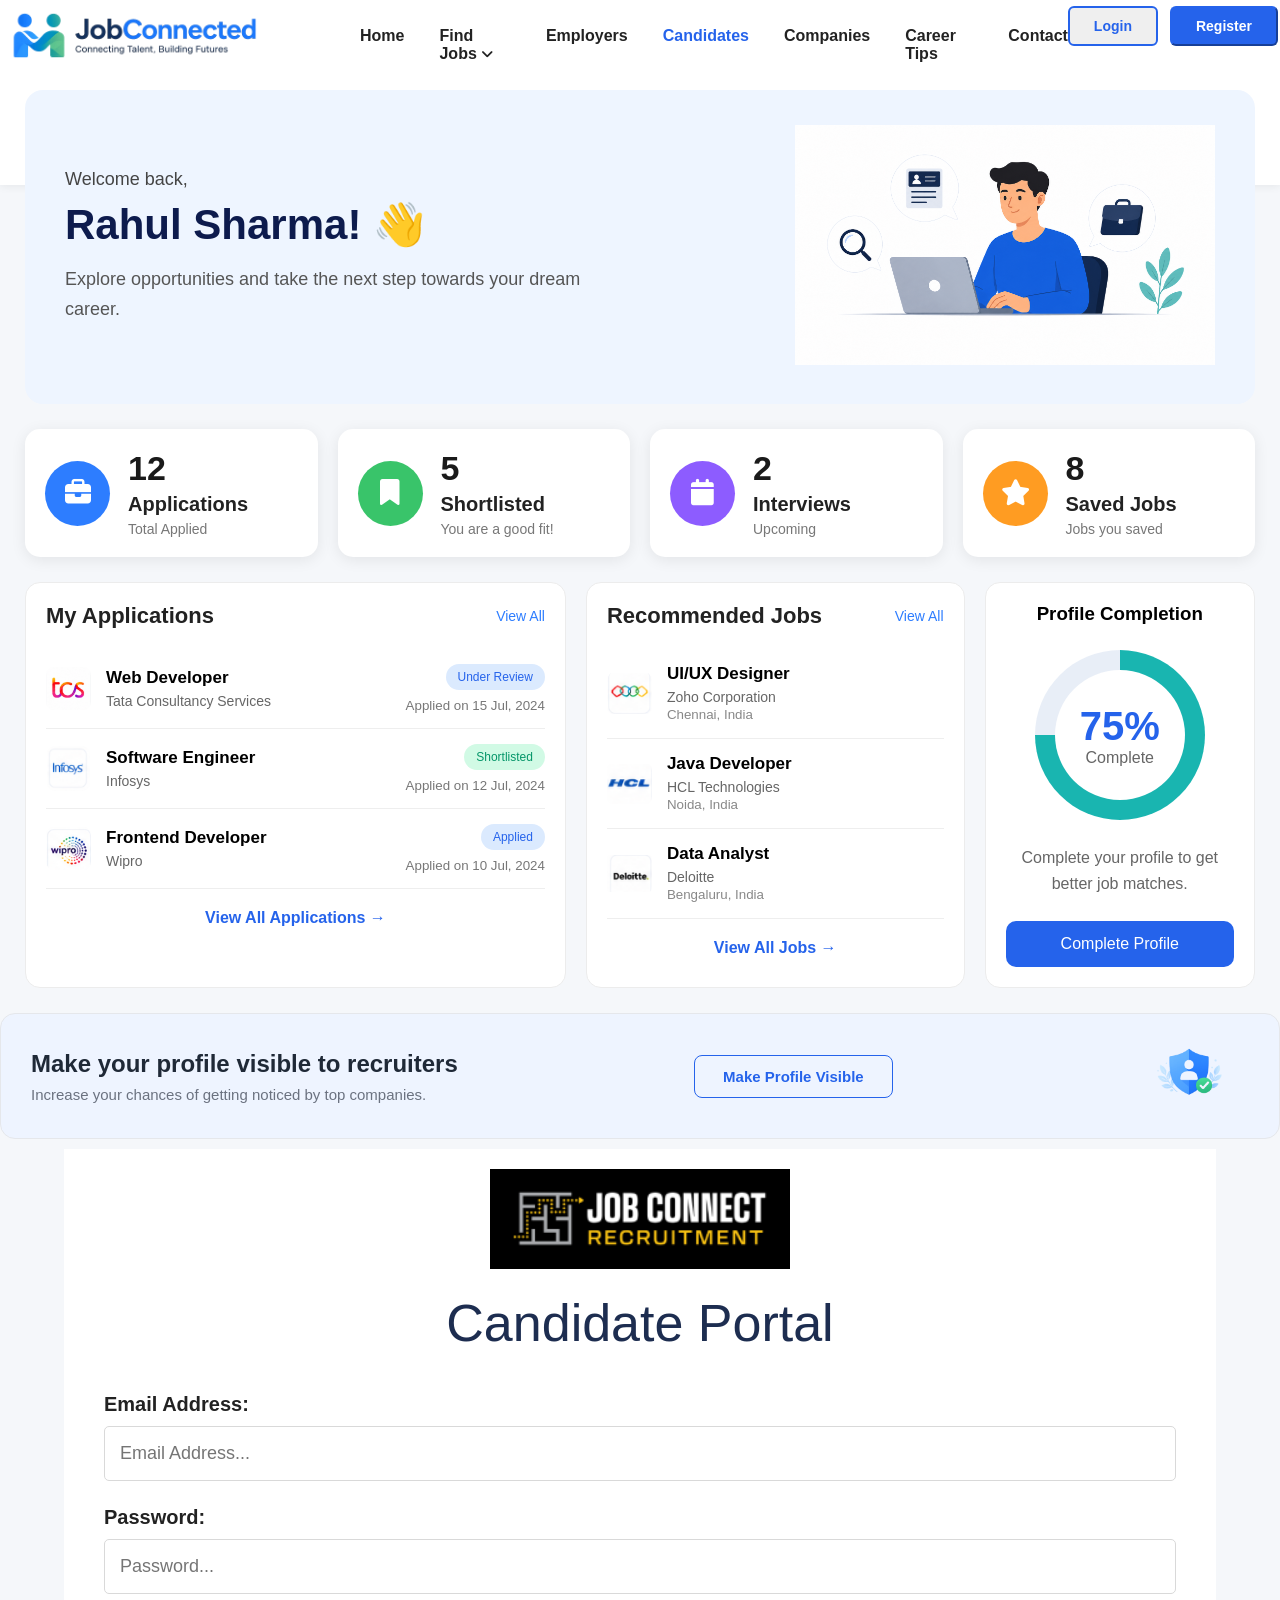
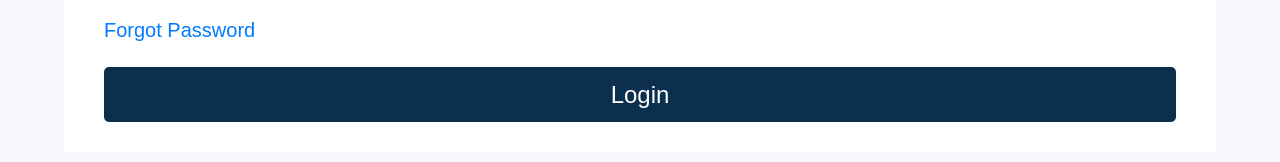
<file: candidates.html>
<!DOCTYPE html>
<html lang="en">

<head>

    <meta charset="UTF-8">
    <meta name="viewport" content="width=device-width, initial-scale=1.0">

    <title>JobConnected Candidate Portal</title>

    <link rel="stylesheet" href="candidates.css">


    <!-- Font Awesome Icons -->
    <link rel="stylesheet" 
    href="https://cdnjs.cloudflare.com/ajax/libs/font-awesome/6.5.1/css/all.min.css">

</head>


<body>
</body>
<header>
<div class="navbar">

    <!-- Logo -->

    <div class="logo">

        <img src="images/logoimage1.png" alt="Logo">

    </div>

    <!-- Menu -->

    <nav>

        <ul>

            <li><a href="home.html" >Home</a></li>

            <li>
                <a href="findjob.html">
                    Find Jobs
                    <i class="fa-solid fa-angle-down"></i>
                </a>
            </li>

            <li><a href="employee.html">Employers</a></li>

            <li><a href="candidates.html" class="active">Candidates</a></li>

            <li><a href="company.html">Companies</a></li>

            <li><a href="careertip.html">Career Tips</a></li>

            <li><a href="contact.html">Contact</a></li>

        </ul>

    </nav>

    <!-- Buttons -->

    <div class="nav-btn">

        <button class="login-btn">Login</button>

        <button class="register-btn">Register</button>

    </div>

</div>

</header>
<!-- ================= Candidate Header ================= -->
<!-- Welcome Banner -->
<section class="welcome-banner">
    <div class="welcome-content">
        <h5>Welcome back,</h5>
        <h1>Rahul Sharma! 👋</h1>
        <p>
            Explore opportunities and take the next step
            towards your dream career.
        </p>
    </div>

    <div class="welcome-image">
        <img src="images/background imagecandidate.png" alt="Candidate">
    </div>
</section>

<!-- Statistics -->
<section class="stats">

    <div class="card">
        <div class="icon blue">
            <i class="fa-solid fa-briefcase"></i>
        </div>
        <div class="text">
            <h2>12</h2>
            <h4>Applications</h4>
            <p>Total Applied</p>
        </div>
    </div>

    <div class="card">
        <div class="icon green">
            <i class="fa-solid fa-bookmark"></i>
        </div>
        <div class="text">
            <h2>5</h2>
            <h4>Shortlisted</h4>
            <p>You are a good fit!</p>
        </div>
    </div>

    <div class="card">
        <div class="icon purple">
            <i class="fa-solid fa-calendar"></i>
        </div>
        <div class="text">
            <h2>2</h2>
            <h4>Interviews</h4>
            <p>Upcoming</p>
        </div>
    </div>

    <div class="card">
        <div class="icon orange">
            <i class="fa-solid fa-star"></i>
        </div>
        <div class="text">
            <h2>8</h2>
            <h4>Saved Jobs</h4>
            <p>Jobs you saved</p>
        </div>
    </div>

</section>
<section class="dashboard-grid">

    <!-- My Applications -->
    <div class="box applications">

        <div class="box-header">
            <h3>My Applications</h3>
            <a href="#">View All</a>
        </div>

        <div class="job-item">
            <img src="images/tos.png" alt="">
            <div class="job-info">
                <h4>Web Developer</h4>
                <p>Tata Consultancy Services</p>
            </div>

            <div class="job-status">
                <span class="review">Under Review</span>
                <small>Applied on 15 Jul, 2024</small>
            </div>
        </div>

        <div class="job-item">
            <img src="images/infosys.png" alt="">
            <div class="job-info">
                <h4>Software Engineer</h4>
                <p>Infosys</p>
            </div>

            <div class="job-status">
                <span class="shortlisted">Shortlisted</span>
                <small>Applied on 12 Jul, 2024</small>
            </div>
        </div>

        <div class="job-item">
            <img src="images/wipro.png" alt="">
            <div class="job-info">
                <h4>Frontend Developer</h4>
                <p>Wipro</p>
            </div>

            <div class="job-status">
                <span class="applied">Applied</span>
                <small>Applied on 10 Jul, 2024</small>
            </div>
        </div>

        <a href="#" class="view-btn">View All Applications →</a>

    </div>

    <!-- Recommended Jobs -->

    <div class="box recommended">

        <div class="box-header">
            <h3>Recommended Jobs</h3>
            <a href="#">View All</a>
        </div>

        <div class="job-item">
            <img src="images/4piece.png" alt="">
            <div class="job-info">
                <h4>UI/UX Designer</h4>
                <p>Zoho Corporation</p>
                <small>Chennai, India</small>
            </div>
        </div>

        <div class="job-item">
            <img src="images/hcl.png" alt="">
            <div class="job-info">
                <h4>Java Developer</h4>
                <p>HCL Technologies</p>
                <small>Noida, India</small>
            </div>
        </div>

        <div class="job-item">
            <img src="images/deloitte.png" alt="">
            <div class="job-info">
                <h4>Data Analyst</h4>
                <p>Deloitte</p>
                <small>Bengaluru, India</small>
            </div>
        </div>

        <a href="#" class="view-btn">View All Jobs →</a>

    </div>

    <!-- Profile -->

    <div class="box profile">

        <h3>Profile Completion</h3>

        <div class="circle">
            <div class="inside">
                <h2>75%</h2>
                <span>Complete</span>
            </div>
        </div>

        <p>
            Complete your profile to get better job matches.
        </p>

        <button>Complete Profile</button>

    </div>

</section>
<section class="profile-banner">

    <div class="banner-text">
        <h3>Make your profile visible to recruiters</h3>
        <p>Increase your chances of getting noticed by top companies.</p>
    </div>

    <div class="banner-btn">
        <a href="#">Make Profile Visible</a>
    </div>

    <div class="banner-image">
        <img src="images/rightcandidates.png" alt="Profile">
    </div>

</section>
<section class="login-page">

    <div class="login-logo">
        <img src="candidate job.png" alt="Job Connect">
    </div>

    <h1>Candidate Portal</h1>

    <form class="login-form">

        <label>Email Address:</label>
        <input type="email" placeholder="Email Address...">

        <label>Password:</label>
        <input type="password" placeholder="Password...">

        <a href="#" class="forgot">Forgot Password</a>

        <button type="submit">Login</button>

    </form>

</section>



</body>

</html>
</file>
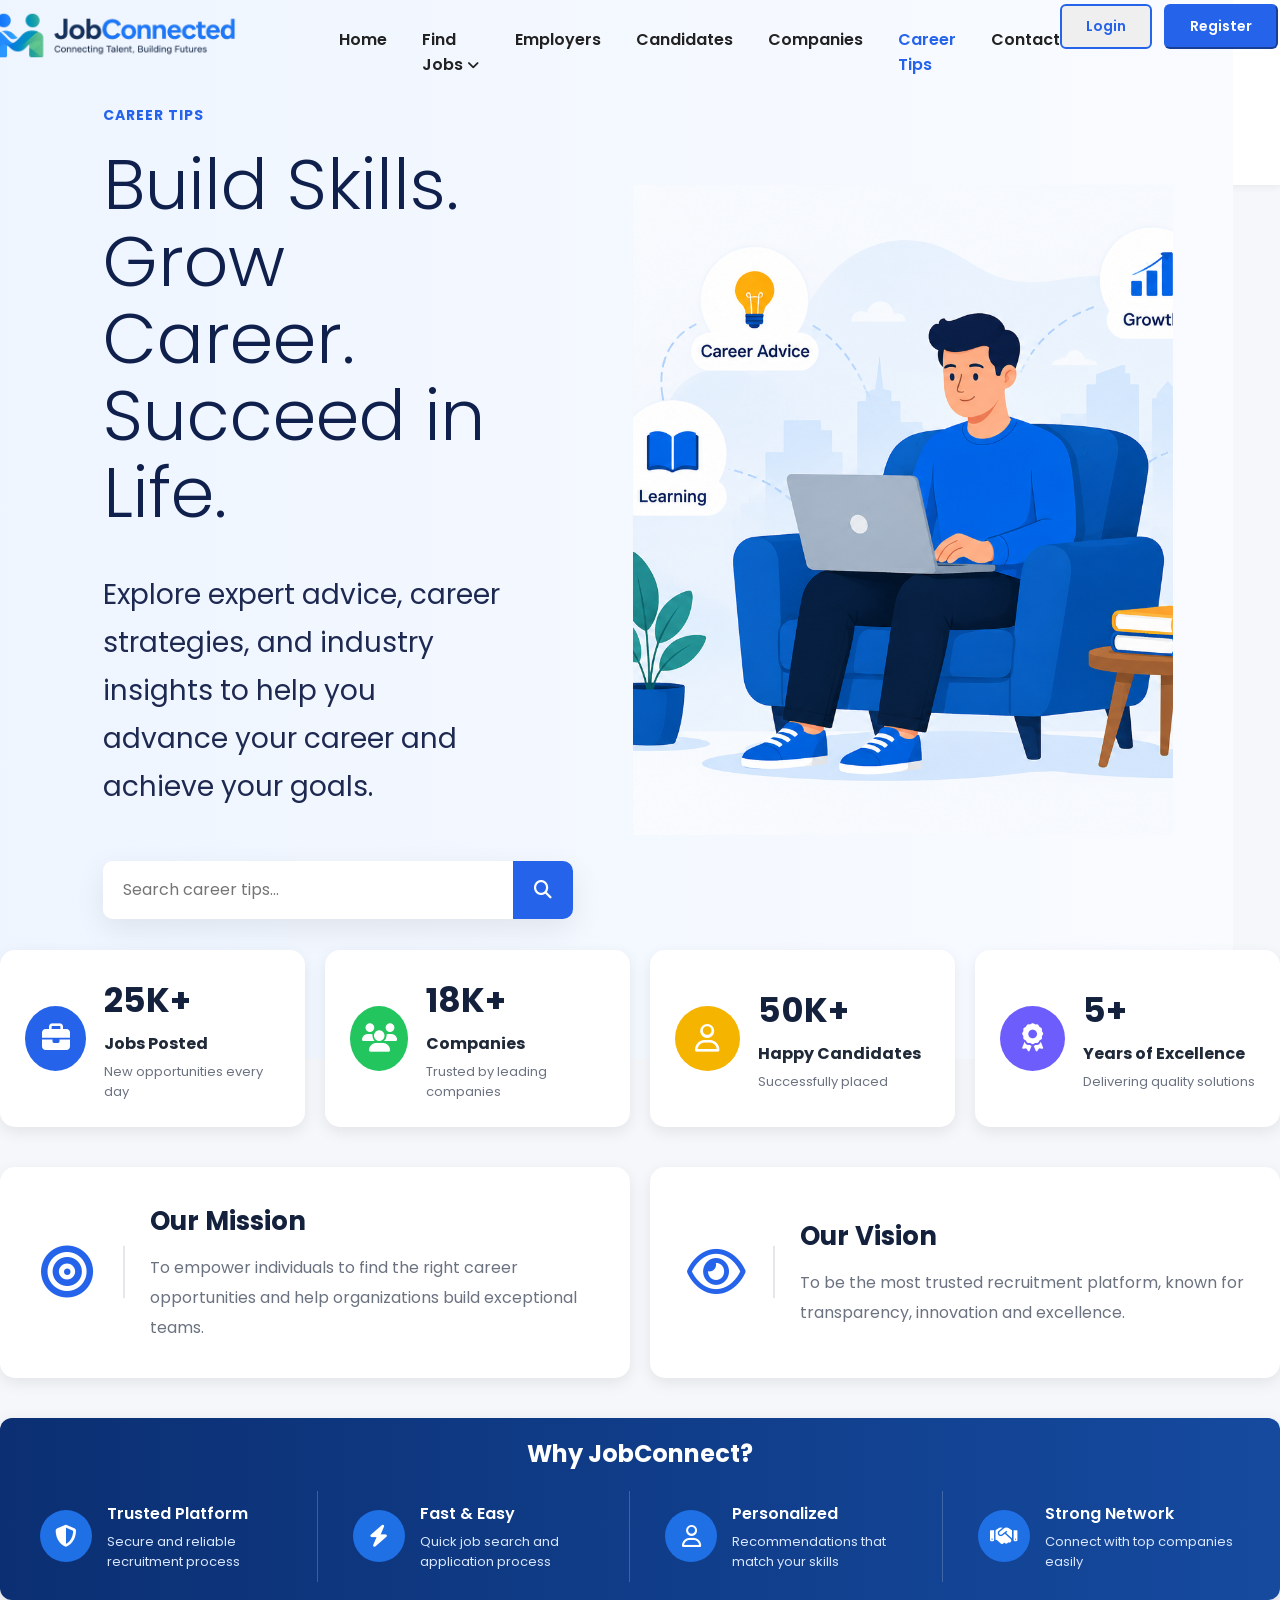
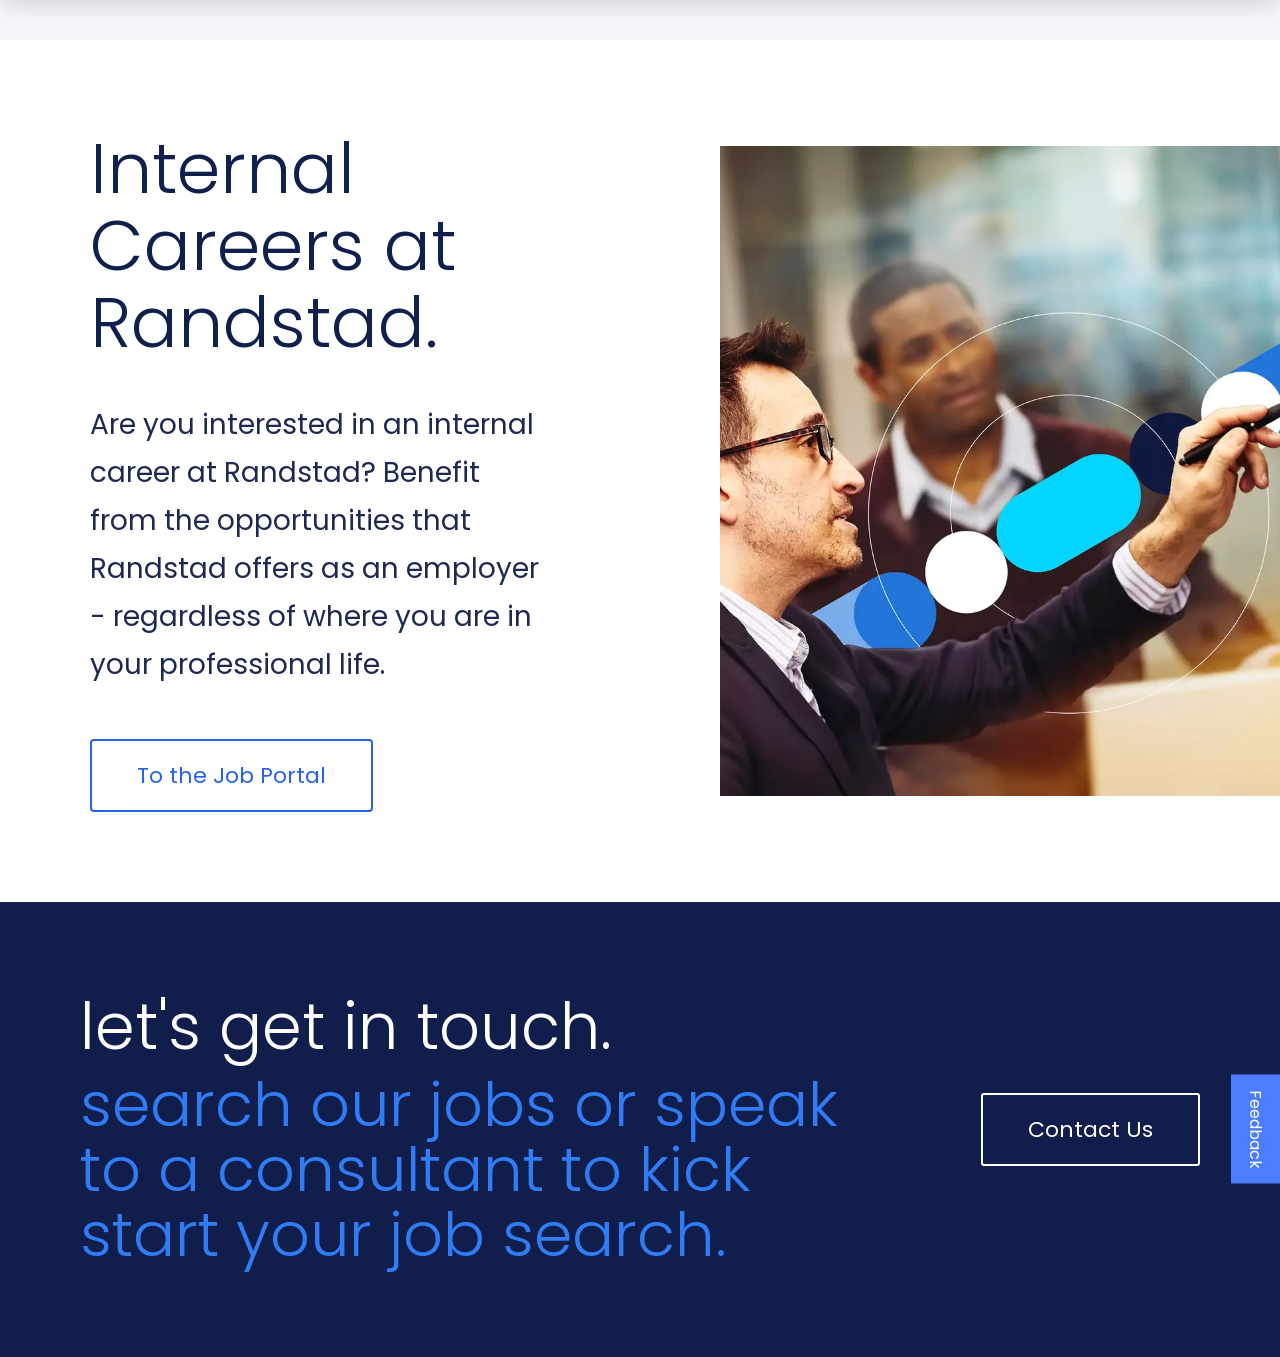
<file: careertip.html>
<!DOCTYPE html>
<html lang="en">
<head>
    <meta charset="UTF-8">
    <meta name="viewport" content="width=device-width, initial-scale=1.0">
    <title>career Portal</title>

    <!-- Font Awesome -->
    <link rel="stylesheet"
    href="https://cdnjs.cloudflare.com/ajax/libs/font-awesome/6.6.0/css/all.min.css">

    <link rel="stylesheet" href="career.css">
</head>
<body>

<header>

<div class="navbar">

    <!-- Logo -->

    <div class="logo">

        <img src="images/logoimage1.png" alt="Logo">

    </div>

    <!-- Menu -->

    <nav>

        <ul>

            <li><a href="home.html" >Home</a></li>

            <li>
                <a href="findjob.html">
                    Find Jobs
                    <i class="fa-solid fa-angle-down"></i>
                </a>
            </li>

            <li><a href="employee.html">Employers</a></li>

            <li><a href="candidates.html">Candidates</a></li>

            <li><a href="company.html">Companies</a></li>

            <li><a href="careertip.html" class="active">Career Tips</a></li>

            <li><a href="contact.html">Contact</a></li>

        </ul>

    </nav>

    <!-- Buttons -->

    <div class="nav-btn">

        <button class="login-btn">Login</button>

        <button class="register-btn">Register</button>

    </div>

</div>

</header>
<!-- Career Tips Hero Section -->

<section class="career-hero">

    <div class="career-left">

        <span class="tag">CAREER TIPS</span>

        <h1>
            Build Skills. Grow Career.
            <br>
            Succeed in Life.
        </h1>

        <p>
            Explore expert advice, career strategies, and industry insights to
            help you advance your career and achieve your goals.
        </p>

        <div class="search-box">

            <input type="text"
            placeholder="Search career tips...">

            <button>
                <i class="fa-solid fa-magnifying-glass"></i>
            </button>

        </div>

    </div>

    <div class="career-right">

        <img src="images/rightcareer123.png" alt="Career Tips">

    </div>

</section>
<!-- ===========================
     Statistics Section
============================ -->

<section class="stats-section">

    <div class="stat-card">

        <div class="stat-icon blue">
            <i class="fa-solid fa-briefcase"></i>
        </div>

        <div class="stat-info">
            <h2>25K+</h2>
            <h4>Jobs Posted</h4>
            <p>New opportunities every day</p>
        </div>

    </div>

    <div class="stat-card">

        <div class="stat-icon green">
            <i class="fa-solid fa-users"></i>
        </div>

        <div class="stat-info">
            <h2>18K+</h2>
            <h4>Companies</h4>
            <p>Trusted by leading companies</p>
        </div>

    </div>

    <div class="stat-card">

        <div class="stat-icon yellow">
            <i class="fa-regular fa-user"></i>
        </div>

        <div class="stat-info">
            <h2>50K+</h2>
            <h4>Happy Candidates</h4>
            <p>Successfully placed</p>
        </div>

    </div>

    <div class="stat-card">

        <div class="stat-icon purple">
            <i class="fa-solid fa-award"></i>
        </div>

        <div class="stat-info">
            <h2>5+</h2>
            <h4>Years of Excellence</h4>
            <p>Delivering quality solutions</p>
        </div>

    </div>

</section>


<!-- ===========================
      Mission & Vision
============================ -->

<section class="mission-section">

    <div class="mission-card">

        <div class="mission-icon">
            <i class="fa-solid fa-bullseye"></i>
        </div>

        <div class="mission-content">

            <h3>Our Mission</h3>

            <p>
                To empower individuals to find the right career
                opportunities and help organizations build
                exceptional teams.
            </p>

        </div>

    </div>

    <div class="mission-card">

        <div class="mission-icon">

            <i class="fa-regular fa-eye"></i>

        </div>

        <div class="mission-content">

            <h3>Our Vision</h3>

            <p>
                To be the most trusted recruitment platform,
                known for transparency, innovation and
                excellence.
            </p>

        </div>

    </div>

</section>
<!-- ================= WHY JOBCONNECT ================= -->

<section class="why-jobconnect">

    <h2>Why JobConnect?</h2>

    <div class="why-container">

        <!-- Card 1 -->
        <div class="why-card">

            <div class="why-icon">
                <i class="fa-solid fa-shield-halved"></i>
            </div>

            <div class="why-content">
                <h4>Trusted Platform</h4>
                <p>Secure and reliable recruitment process</p>
            </div>

        </div>

        <!-- Card 2 -->
        <div class="why-card">

            <div class="why-icon">
                <i class="fa-solid fa-bolt"></i>
            </div>

            <div class="why-content">
                <h4>Fast & Easy</h4>
                <p>Quick job search and application process</p>
            </div>

        </div>

        <!-- Card 3 -->
        <div class="why-card">

            <div class="why-icon">
                <i class="fa-regular fa-user"></i>
            </div>

            <div class="why-content">
                <h4>Personalized</h4>
                <p>Recommendations that match your skills</p>
            </div>

        </div>

        <!-- Card 4 -->
        <div class="why-card">

            <div class="why-icon">
                <i class="fa-solid fa-handshake"></i>
            </div>

            <div class="why-content">
                <h4>Strong Network</h4>
                <p>Connect with top companies easily</p>
            </div>

        </div>

    </div>

</section>
<!-- ==========================
      Internal Career Section
========================== -->

<section class="career-section">

    <!-- Left Content -->

    <div class="career-left">

        <h1>
            Internal Careers at
            <br>
            Randstad.
        </h1>

        <p>
            Are you interested in an internal career at Randstad?
            Benefit from the opportunities that Randstad offers as
            an employer - regardless of where you are in your
            professional life.
        </p>

        <a href="#" class="career-btn">
            To the Job Portal
        </a>

    </div>

    <!-- Right Image -->

    <div class="career-right">

        <img src="images/RM_588-tech12.webp" alt="Internal Career">

    </div>

</section>
<!-- ================= Contact Section ================= -->

<section class="contact-section">

    <div class="contact-content">

        <div class="contact-text">

            <h1>let's get in touch.</h1>

            <h2>
                search our jobs or speak to a
                consultant to kick start your job
                search.
            </h2>

        </div>

        <div class="contact-btn">

            <a href="#" class="btn-contact">
                Contact Us
            </a>

        </div>

    </div>

    <!-- Feedback Button -->

    <div class="feedback-btn">
        Feedback
    </div>

</section>
</body>
</html>
</file>
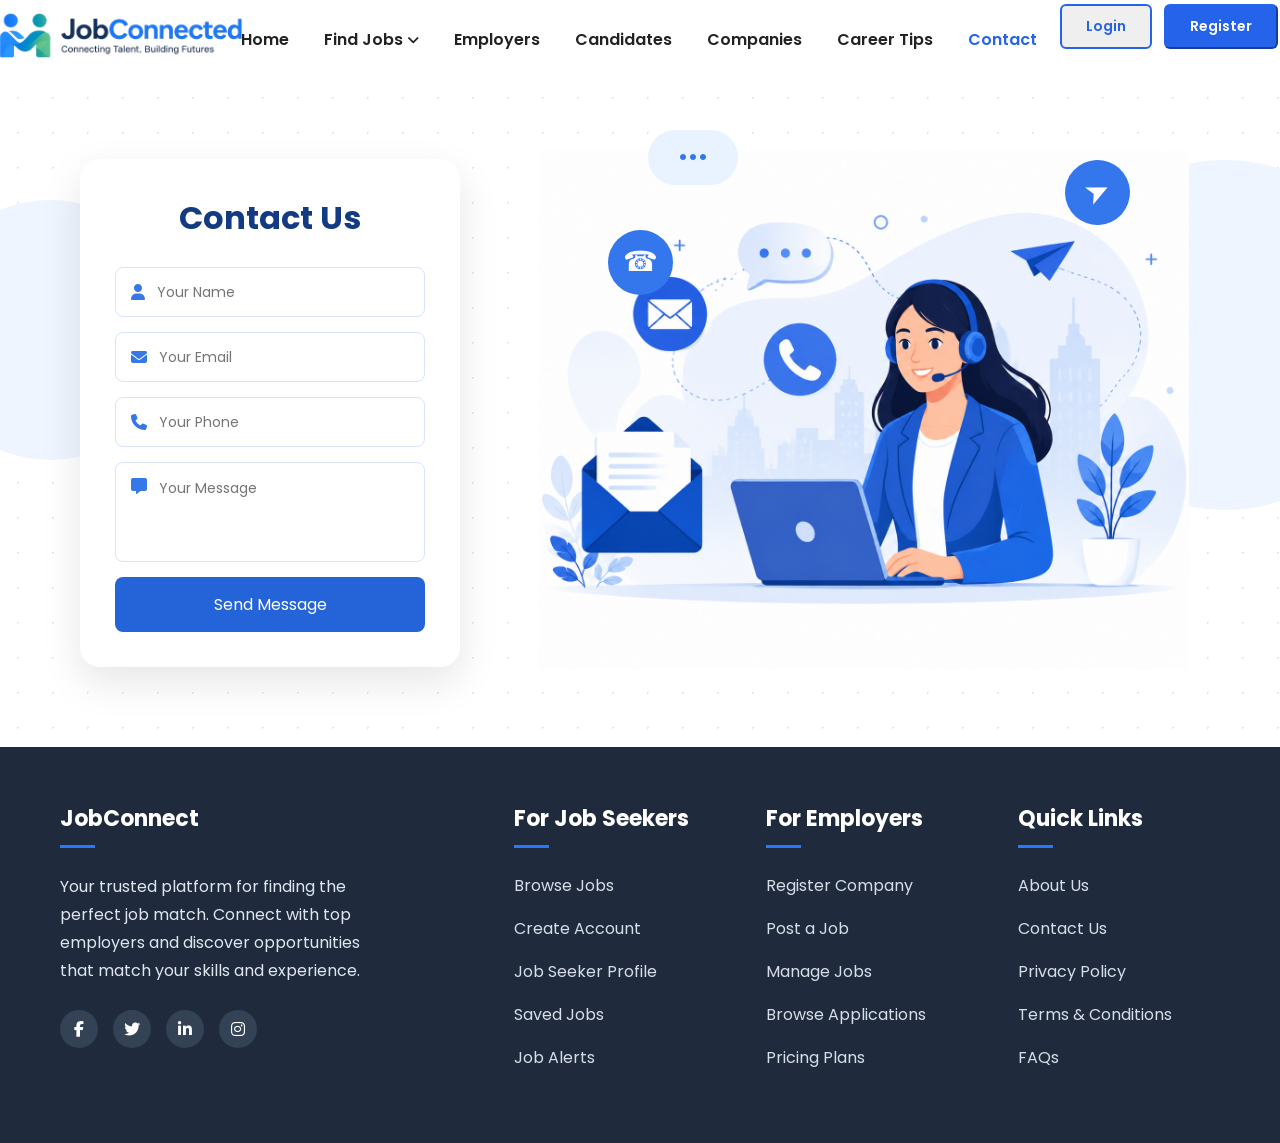
<file: contact.html>
<!DOCTYPE html>
<html lang="en">
<head>
    <meta charset="UTF-8">
    <meta name="viewport" content="width=device-width, initial-scale=1.0">
    <title>contact Portal</title>

    <!-- Font Awesome -->
    <link rel="stylesheet"
    href="https://cdnjs.cloudflare.com/ajax/libs/font-awesome/6.6.0/css/all.min.css">

    <link rel="stylesheet" href="contact.css">
</head>
<body>

<header>

<div class="navbar">

    <!-- Logo -->

    <div class="logo">

        <img src="images/logoimage1.png" alt="Logo">

    </div>

    <!-- Menu -->

    <nav>

        <ul>

            <li><a href="home.html" >Home</a></li>

            <li>
                <a href="findjob.html">
                    Find Jobs
                    <i class="fa-solid fa-angle-down"></i>
                </a>
            </li>

            <li><a href="employee.html">Employers</a></li>

            <li><a href="candidates.html">Candidates</a></li>

            <li><a href="company.html">Companies</a></li>

            <li><a href="careertip.html">Career Tips</a></li>

            <li><a href="contact.html" class="active">Contact</a></li>

        </ul>

    </nav>

    <!-- Buttons -->

    <div class="nav-btn">

        <button class="login-btn">Login</button>

        <button class="register-btn">Register</button>

    </div>

</div>

</header>
<!-- ================= CONTACT SECTION ================= -->

<section class="contact-area">


    <!-- Background Shapes -->

    <div class="shape circle1"></div>
    <div class="shape circle2"></div>


    <div class="contact-container">


        <!-- Left Contact Form -->

        <div class="contact-form">


            <h1>Contact Us</h1>


            <form>


                <div class="input-box">

                    <i class="fa-solid fa-user"></i>

                    <input type="text" placeholder="Your Name">

                </div>



                <div class="input-box">

                    <i class="fa-solid fa-envelope"></i>

                    <input type="email" placeholder="Your Email">

                </div>



                <div class="input-box">

                    <i class="fa-solid fa-phone"></i>

                    <input type="text" placeholder="Your Phone">

                </div>



                <div class="input-box message">

                    <i class="fa-solid fa-message"></i>

                    <textarea placeholder="Your Message"></textarea>

                </div>



                <button>
                    Send Message
                </button>


            </form>


        </div>



        <!-- Right Illustration -->

        <div class="contact-image">


            <img src="images/contact.png" alt="Contact">


        </div>



    </div>


</section>
<!-- ================= FOOTER ================= -->

<footer class="footer">

    <div class="footer-container">


        <!-- Column 1 -->

        <div class="footer-box">

            <h2>JobConnect</h2>

            <div class="line"></div>

            <p>
                Your trusted platform for finding the perfect
                job match. Connect with top employers
                and discover opportunities that match your
                skills and experience.
            </p>


            <div class="social-icons">

                <a href="#"><i class="fa-brands fa-facebook-f"></i></a>

                <a href="#"><i class="fa-brands fa-twitter"></i></a>

                <a href="#"><i class="fa-brands fa-linkedin-in"></i></a>

                <a href="#"><i class="fa-brands fa-instagram"></i></a>

            </div>

        </div>



        <!-- Column 2 -->

        <div class="footer-box">

            <h2>For Job Seekers</h2>

            <div class="line"></div>

            <ul>

                <li>Browse Jobs</li>

                <li>Create Account</li>

                <li>Job Seeker Profile</li>

                <li>Saved Jobs</li>

                <li>Job Alerts</li>

            </ul>

        </div>




        <!-- Column 3 -->

        <div class="footer-box">

            <h2>For Employers</h2>

            <div class="line"></div>

            <ul>

                <li>Register Company</li>

                <li>Post a Job</li>

                <li>Manage Jobs</li>

                <li>Browse Applications</li>

                <li>Pricing Plans</li>

            </ul>

        </div>




        <!-- Column 4 -->

        <div class="footer-box">

            <h2>Quick Links</h2>

            <div class="line"></div>

            <ul>

                <li>About Us</li>

                <li>Contact Us</li>

                <li>Privacy Policy</li>

                <li>Terms & Conditions</li>

                <li>FAQs</li>

            </ul>

        </div>



    </div>

</footer>



<!-- Font Awesome -->


</body>
</html>
</file>
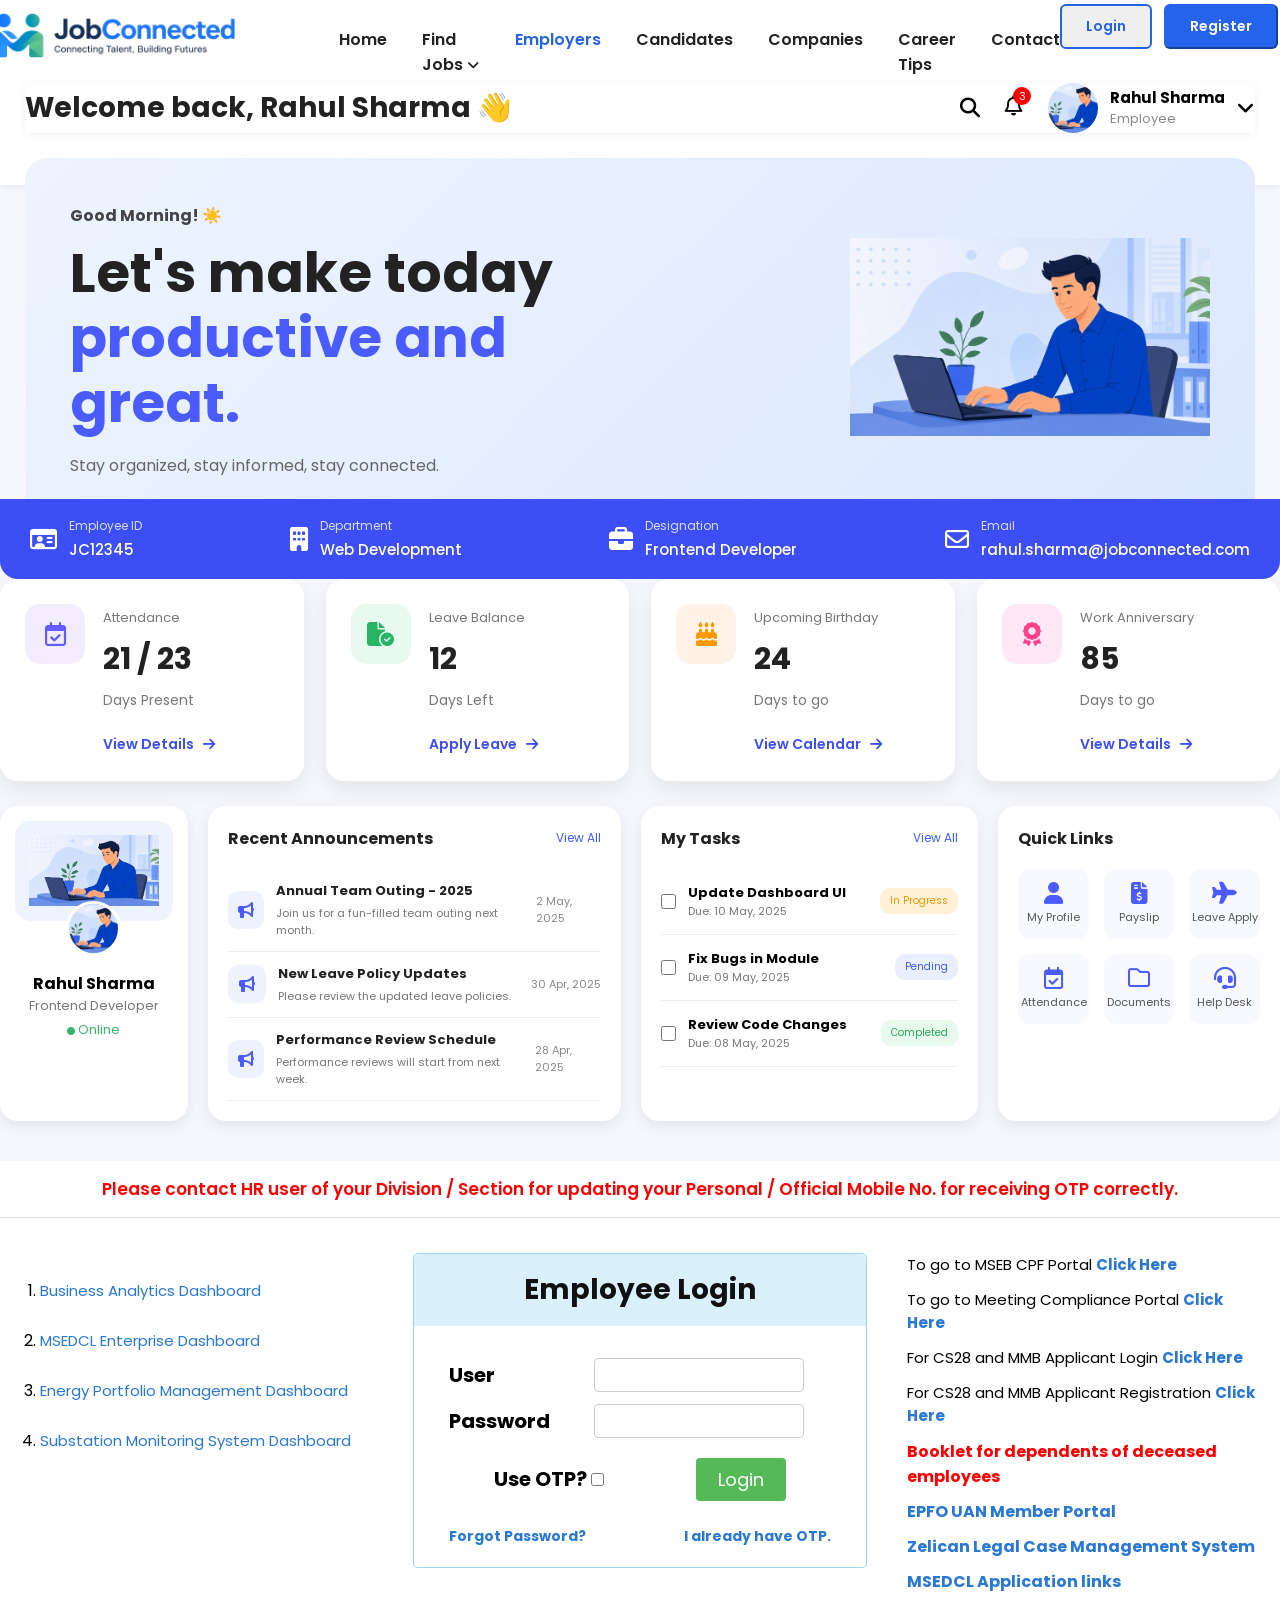
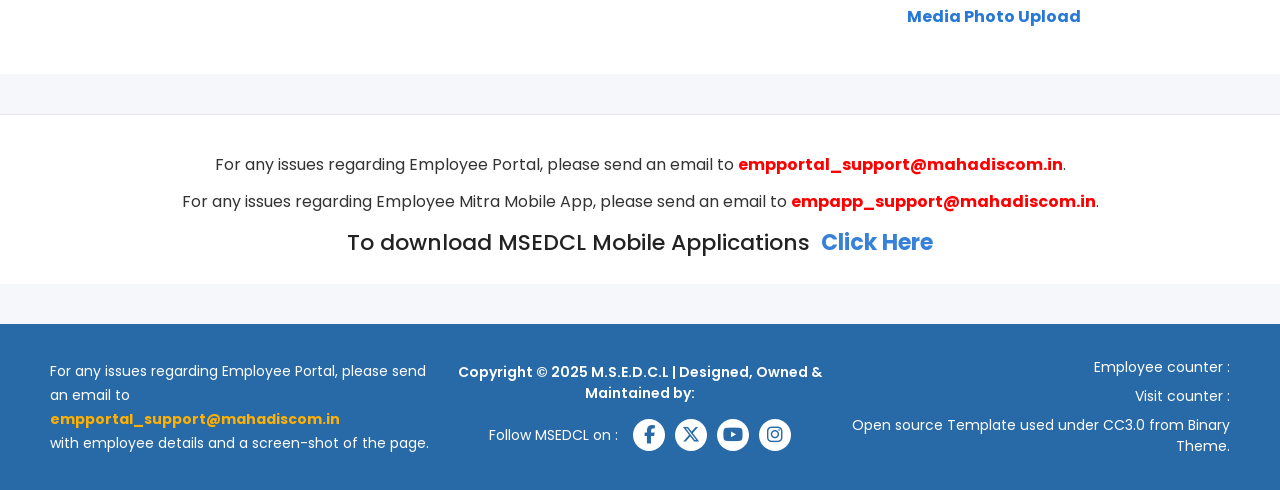
<file: employee.html>
<!DOCTYPE html>
<html lang="en">
<head>
    <meta charset="UTF-8">
    <meta name="viewport" content="width=device-width, initial-scale=1.0">
    <title>Employee Portal</title>

    <!-- Font Awesome -->
    <link rel="stylesheet"
    href="https://cdnjs.cloudflare.com/ajax/libs/font-awesome/6.6.0/css/all.min.css">

    <link rel="stylesheet" href="employee.css">
</head>
<body>

<header>

<div class="navbar">

    <!-- Logo -->

    <div class="logo">

        <img src="images/logoimage1.png" alt="Logo">

    </div>

    <!-- Menu -->

    <nav>

        <ul>

            <li><a href="home.html" >Home</a></li>

            <li>
                <a href="findjob.html">
                    Find Jobs
                    <i class="fa-solid fa-angle-down"></i>
                </a>
            </li>

            <li><a href="employee.html" class="active">Employers</a></li>

            <li><a href="candidates.html">Candidates</a></li>

            <li><a href="company.html">Companies</a></li>

            <li><a href="careertip.html">Career Tips</a></li>

            <li><a href="contact.html">Contact</a></li>

        </ul>

    </nav>

    <!-- Buttons -->

    <div class="nav-btn">

        <button class="login-btn">Login</button>

        <button class="register-btn">Register</button>

    </div>

</div>

</header>
<!--  -->


        <!-- <ul class="emp-menu">

            <li class="active">
                <a href="#"><i class="fa-solid fa-house"></i> Home</a>
            </li>

            <li>
                <a href="#"><i class="fa-solid fa-user"></i> My Profile</a>
            </li>

            <li>
                <a href="#"><i class="fa-regular fa-calendar-check"></i> Attendance</a>
            </li>

            <li>
                <a href="#"><i class="fa-solid fa-plane-departure"></i> Leave Management</a>
            </li>

            <li>
                <a href="#"><i class="fa-solid fa-money-check-dollar"></i> Payslip</a>
            </li>

            <li>
                <a href="#"><i class="fa-solid fa-chart-line"></i> Performance</a>
            </li>

            <li>
                <a href="#"><i class="fa-regular fa-folder-open"></i> Documents</a>
            </li>

            <li>
                <a href="#"><i class="fa-solid fa-bullhorn"></i> Announcements</a>
            </li>

            <li>
                <a href="#"><i class="fa-regular fa-circle-question"></i> Help & Support</a>
            </li>

        </ul>

    </aside> -->

    <!-- Main -->
    <main class="emp-main">

        <!-- Header -->

        <header class="emp-header">

            <h2>Welcome back, Rahul Sharma 👋</h2>

            <div class="emp-header-right">

                <i class="fa-solid fa-magnifying-glass"></i>

                <div class="emp-bell">
                    <i class="fa-regular fa-bell"></i>
                    <span>3</span>
                </div>

                <div class="emp-profile">

                    <img src="images/employee.png" alt="">

                    <div>

                        <h4>Rahul Sharma</h4>

                        <p>Employee</p>

                    </div>

                    <i class="fa-solid fa-angle-down"></i>

                </div>

            </div>

        </header>

        <!-- Hero -->

        <section class="emp-hero">

            <div class="emp-left">

                <h4>Good Morning! ☀️</h4>

                <h1>
                    Let's make today
                    <span>productive and great.</span>
                </h1>

                <p>
                    Stay organized, stay informed,
                    stay connected.
                </p>

            </div>

            <div class="emp-right">

                <img src="images/employee.png">

            </div>

        </section>

    </main>

</div>
<!-- Employee Details -->
<div class="emp-details-bar">

    <div class="emp-detail-box">
        <i class="fa-regular fa-id-card"></i>
        <div>
            <span>Employee ID</span>
            <h4>JC12345</h4>
        </div>
    </div>

    <div class="emp-detail-box">
        <i class="fa-solid fa-building"></i>
        <div>
            <span>Department</span>
            <h4>Web Development</h4>
        </div>
    </div>

    <div class="emp-detail-box">
        <i class="fa-solid fa-briefcase"></i>
        <div>
            <span>Designation</span>
            <h4>Frontend Developer</h4>
        </div>
    </div>

    <div class="emp-detail-box">
        <i class="fa-regular fa-envelope"></i>
        <div>
            <span>Email</span>
            <h4>rahul.sharma@jobconnected.com</h4>
        </div>
    </div>

</div>

<!-- Dashboard Cards -->
<div class="emp-card-row">

    <div class="emp-card">
        <div class="emp-icon purple">
            <i class="fa-regular fa-calendar-check"></i>
        </div>

        <div class="emp-content">
            <small>Attendance</small>
            <h2>21 / 23</h2>
            <p>Days Present</p>

            <a href="#">View Details <i class="fa-solid fa-arrow-right"></i></a>
        </div>
    </div>

    <div class="emp-card">
        <div class="emp-icon green">
            <i class="fa-solid fa-file-circle-check"></i>
        </div>

        <div class="emp-content">
            <small>Leave Balance</small>
            <h2>12</h2>
            <p>Days Left</p>

            <a href="#">Apply Leave <i class="fa-solid fa-arrow-right"></i></a>
        </div>
    </div>

    <div class="emp-card">
        <div class="emp-icon orange">
            <i class="fa-solid fa-cake-candles"></i>
        </div>

        <div class="emp-content">
            <small>Upcoming Birthday</small>
            <h2>24</h2>
            <p>Days to go</p>

            <a href="#">View Calendar <i class="fa-solid fa-arrow-right"></i></a>
        </div>
    </div>

    <div class="emp-card">
        <div class="emp-icon pink">
            <i class="fa-solid fa-award"></i>
        </div>

        <div class="emp-content">
            <small>Work Anniversary</small>
            <h2>85</h2>
            <p>Days to go</p>

            <a href="#">View Details <i class="fa-solid fa-arrow-right"></i></a>
        </div>
    </div>

</div>
<!-- Bottom Dashboard Section -->
<!-- Bottom Dashboard Section -->

<div class="emp-bottom-section">


    <!-- Profile Card -->

    <div class="emp-profile-card">

        <div class="emp-profile-image">

            <img src="images/employee.png" alt="">

        </div>

        <div class="emp-profile-info">

            <img src="images/employee.png" alt="">

            <h3>Rahul Sharma</h3>

            <p>Frontend Developer</p>

            <span>
                <i class="fa-solid fa-circle"></i> Online
            </span>

        </div>

    </div>



    <!-- Recent Announcements -->

    <div class="emp-announcement-box">

        <div class="emp-title">

            <h3>Recent Announcements</h3>

            <a href="#">View All</a>

        </div>


        <div class="announce-item">

            <div class="announce-icon">
                <i class="fa-solid fa-bullhorn"></i>
            </div>

            <div>
                <h4>Annual Team Outing - 2025</h4>
                <p>Join us for a fun-filled team outing next month.</p>
            </div>

            <small>2 May, 2025</small>

        </div>


        <div class="announce-item">

            <div class="announce-icon">
                <i class="fa-solid fa-bullhorn"></i>
            </div>

            <div>
                <h4>New Leave Policy Updates</h4>
                <p>Please review the updated leave policies.</p>
            </div>

            <small>30 Apr, 2025</small>

        </div>


        <div class="announce-item">

            <div class="announce-icon">
                <i class="fa-solid fa-bullhorn"></i>
            </div>

            <div>
                <h4>Performance Review Schedule</h4>
                <p>Performance reviews will start from next week.</p>
            </div>

            <small>28 Apr, 2025</small>

        </div>


    </div>



    <!-- My Tasks -->

    <div class="emp-task-box">

        <div class="emp-title">

            <h3>My Tasks</h3>

            <a href="#">View All</a>

        </div>


        <div class="task-item">

            <input type="checkbox">

            <div>
                <h4>Update Dashboard UI</h4>
                <p>Due: 10 May, 2025</p>
            </div>

            <span class="progress">
                In Progress
            </span>

        </div>


        <div class="task-item">

            <input type="checkbox">

            <div>
                <h4>Fix Bugs in Module</h4>
                <p>Due: 09 May, 2025</p>
            </div>

            <span class="pending">
                Pending
            </span>

        </div>


        <div class="task-item">

            <input type="checkbox">

            <div>
                <h4>Review Code Changes</h4>
                <p>Due: 08 May, 2025</p>
            </div>

            <span class="complete">
                Completed
            </span>

        </div>


    </div>



    <!-- Quick Links -->

    <div class="emp-quick-box">

        <div class="emp-title">

            <h3>Quick Links</h3>

        </div>


        <div class="quick-links">


            <div>
                <i class="fa-solid fa-user"></i>
                <p>My Profile</p>
            </div>


            <div>
                <i class="fa-solid fa-file-invoice-dollar"></i>
                <p>Payslip</p>
            </div>


            <div>
                <i class="fa-solid fa-plane"></i>
                <p>Leave Apply</p>
            </div>


            <div>
                <i class="fa-regular fa-calendar-check"></i>
                <p>Attendance</p>
            </div>


            <div>
                <i class="fa-regular fa-folder"></i>
                <p>Documents</p>
            </div>


            <div>
                <i class="fa-solid fa-headset"></i>
                <p>Help Desk</p>
            </div>


        </div>


    </div>


</div>
<!--  --><!-- Employee Login Section Start -->

<section class="emp-login-section">


    <!-- Top Message -->

    <div class="emp-alert-msg">

        Please contact HR user of your Division / Section for updating your Personal /
        Official Mobile No. for receiving OTP correctly.

    </div>



    <div class="emp-login-wrapper">


        <!-- Left Dashboard Links -->

        <div class="emp-login-left">

            <ol>

                <li>
                    <a href="#">Business Analytics Dashboard</a>
                </li>

                <li>
                    <a href="#">MSEDCL Enterprise Dashboard</a>
                </li>

                <li>
                    <a href="#">Energy Portfolio Management Dashboard</a>
                </li>

                <li>
                    <a href="#">Substation Monitoring System Dashboard</a>
                </li>

            </ol>

        </div>




        <!-- Login Form -->

        <div class="emp-login-card">


            <div class="emp-login-heading">

                <h1>Employee Login</h1>

            </div>



            <div class="emp-login-body">


                <div class="emp-login-input">

                    <label>User</label>

                    <input type="text">

                </div>



                <div class="emp-login-input">

                    <label>Password</label>

                    <input type="password">

                </div>




                <div class="emp-login-action">

                    <label>
                        Use OTP?
                        <input type="checkbox">
                    </label>


                    <button>
                        Login
                    </button>

                </div>




                <div class="emp-forgot">

                    <a href="#">Forgot Password?</a>

                    <a href="#">I already have OTP.</a>

                </div>


            </div>


        </div>





        <!-- Right Links -->


        <div class="emp-login-right">


            <p>
                To go to MSEB CPF Portal 
                <a href="#">Click Here</a>
            </p>


            <p>
                To go to Meeting Compliance Portal
                <a href="#">Click Here</a>
            </p>


            <p>
                For CS28 and MMB Applicant Login
                <a href="#">Click Here</a>
            </p>


            <p>
                For CS28 and MMB Applicant Registration
                <a href="#">Click Here</a>
            </p>



            <a class="danger-link">
                Booklet for dependents of deceased employees
            </a>


            <a href="#">EPFO UAN Member Portal</a>

            <a href="#">Zelican Legal Case Management System</a>

            <a href="#">MSEDCL Application links</a>

            <a href="#">Media Photo Upload</a>


        </div>


    </div>


</section>

<!-- Employee Login Section End --><!-- Employee Portal Footer -->

<footer class="emp-footer-section">

    <p>
        For any issues regarding Employee Portal, please send an email to
        <strong>empportal_support@mahadiscom.in</strong>.
    </p>


    <p>
        For any issues regarding Employee Mitra Mobile App, please send an email to
        <strong>empapp_support@mahadiscom.in</strong>.
    </p>


    <h3>
        To download MSEDCL Mobile Applications
        <a href="#">Click Here</a>
    </h3>


</footer>
<!-- Employee Portal Bottom Footer -->

<footer class="emp-bottom-footer">


    <!-- Left Content -->

    <div class="emp-footer-left">

        <p>
            For any issues regarding Employee Portal, please send an email to
            <br>
            <strong>empportal_support@mahadiscom.in</strong>
        </p>

        <p>
            with employee details and a screen-shot of the page.
        </p>

    </div>



    <!-- Center Content -->

    <div class="emp-footer-center">

        <p>
            Copyright © 2025 M.S.E.D.C.L | Designed, Owned & Maintained by:
        </p>


        <div class="emp-social-area">

            <span>Follow MSEDCL on :</span>

            <a href="#">
                <i class="fa-brands fa-facebook-f"></i>
            </a>

            <a href="#">
                <i class="fa-brands fa-x-twitter"></i>
            </a>

            <a href="#">
                <i class="fa-brands fa-youtube"></i>
            </a>

            <a href="#">
                <i class="fa-brands fa-instagram"></i>
            </a>

        </div>

    </div>




    <!-- Right Content -->

    <div class="emp-footer-right">

        <p>
            Employee counter :
        </p>

        <p>
            Visit counter :
        </p>

        <p>
            Open source Template used under CC3.0 from Binary Theme.
        </p>

    </div>


</footer>
</body>
</html>
</file>
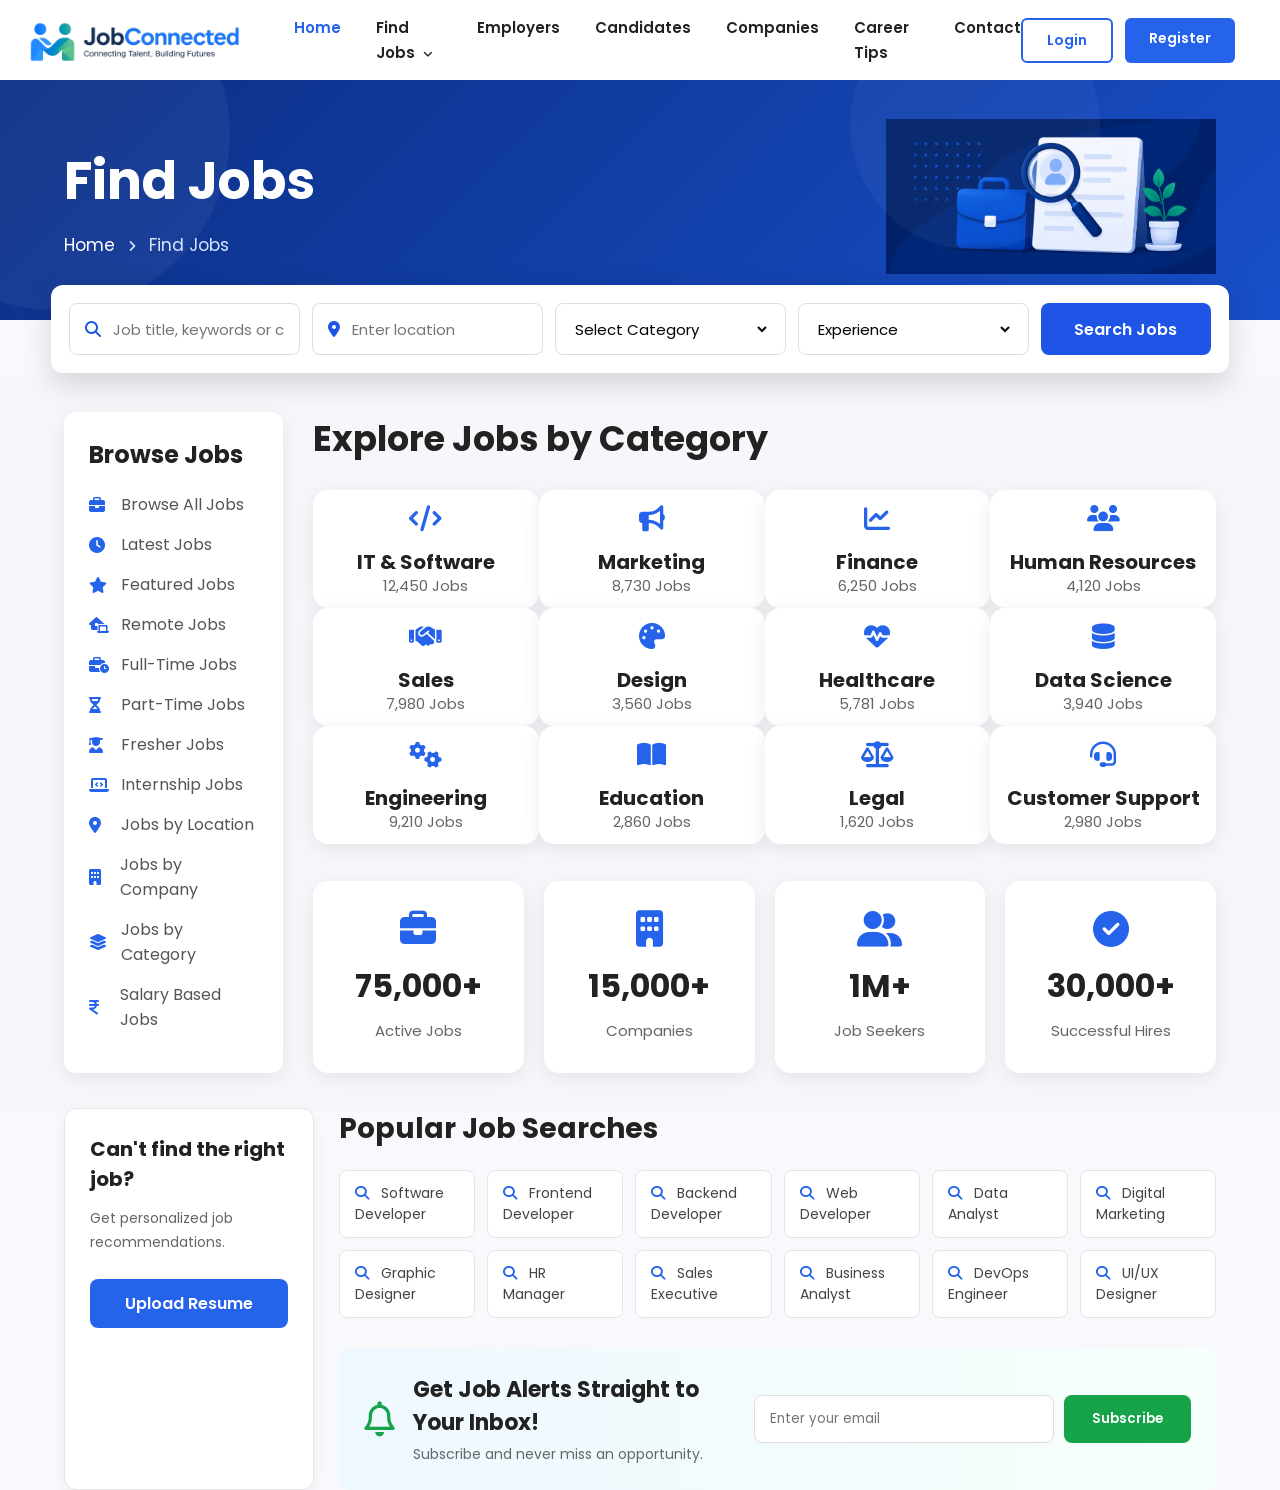
<file: findjob.html>
<!DOCTYPE html>
<html lang="en">

<head>
    <meta charset="UTF-8">
    <meta name="viewport" content="width=device-width, initial-scale=1.0">
    <title>CareerNest</title>

    <link rel="stylesheet" href="findjob.css">

    <link rel="stylesheet"
        href="https://cdnjs.cloudflare.com/ajax/libs/font-awesome/6.7.2/css/all.min.css">
        <link rel="stylesheet" href="https://cdnjs.cloudflare.com/ajax/libs/font-awesome/6.7.2/css/all.min.css">
<body>

    <!-- ================= HEADER START ================= -->

    <header class="career-header">

        <!-- Logo -->

        <div class="career-logo">

            <img src="images/logoimage1.png" alt="CareerNest Logo">

        </div>

        <!-- Navigation -->

        <nav class="career-navbar">

            <ul>

                <li><a href="home.html">Home</a></li>

                <li class="dropdown">

                    <a href="findjob.html" class="active">
                        Find Jobs
                        <i class="fa-solid fa-angle-down"></i>
                    </a>

                </li>

                <li><a href="employee.html">Employers</a></li>

                <li><a href="candidates.html">Candidates</a></li>

                <li><a href="company.html">Companies</a></li>

                <li><a href="careertip.html">Career Tips</a></li>

                <li><a href="contact.html">Contact</a></li>

            </ul>

        </nav>

        <!-- Buttons -->

        <div class="career-btn">

            <a href="#" class="login-btn">Login</a>

            <a href="#" class="register-btn">Register</a>

        </div>

    </header>

    <!-- ================= HEADER END ================= -->

</body>
<!-- ================= HERO SECTION START ================= -->

<section class="findjob-hero">

    <div class="findjob-container">

        <div class="findjob-left">

            <h1>Find Jobs</h1>

            <p>
                <a href="index.html">Home</a>
                <i class="fa-solid fa-angle-right"></i>
                Find Jobs
            </p>

        </div>

        <div class="findjob-right">

            <img src="images/rightjob.png" alt="Find Jobs">

        </div>

    </div>

</section>

<!-- ================= SEARCH BOX ================= -->

<section class="job-search-area">

    <div class="job-search-box">

        <!-- Job Title -->

        <div class="search-item">

            <i class="fa-solid fa-magnifying-glass"></i>

            <input type="text"
                placeholder="Job title, keywords or company">

        </div>

        <!-- Location -->

        <div class="search-item">

            <i class="fa-solid fa-location-dot"></i>

            <input type="text"
                placeholder="Enter location">

        </div>

        <!-- Category -->

        <div class="search-item">

            <select>

                <option>Select Category</option>

                <option>Software Developer</option>

                <option>UI / UX Designer</option>

                <option>Marketing</option>

                <option>Finance</option>

                <option>Data Science</option>

            </select>

        </div>

        <!-- Experience -->

        <div class="search-item">

            <select>

                <option>Experience</option>

                <option>Fresher</option>

                <option>1-2 Years</option>

                <option>3-5 Years</option>

                <option>5+ Years</option>

            </select>

        </div>

        <!-- Button -->

        <button class="search-job-btn">

            Search Jobs

        </button>

    </div>

</section>

<!-- ================= HERO SECTION END ================= -->
 <!-- ================= Explore Jobs Section ================= -->

<section class="career-explore-section">

    <div class="career-layout">

        <!-- Left Sidebar -->

        <aside class="career-sidebar">

            <h3>Browse Jobs</h3>

            <ul>
                <li><a href="#"><i class="fa-solid fa-briefcase"></i> Browse All Jobs</a></li>
                <li><a href="#"><i class="fa-solid fa-clock"></i> Latest Jobs</a></li>
                <li><a href="#"><i class="fa-solid fa-star"></i> Featured Jobs</a></li>
                <li><a href="#"><i class="fa-solid fa-house-laptop"></i> Remote Jobs</a></li>
                <li><a href="#"><i class="fa-solid fa-business-time"></i> Full-Time Jobs</a></li>
                <li><a href="#"><i class="fa-solid fa-hourglass-half"></i> Part-Time Jobs</a></li>
                <li><a href="#"><i class="fa-solid fa-user-graduate"></i> Fresher Jobs</a></li>
                <li><a href="#"><i class="fa-solid fa-laptop-code"></i> Internship Jobs</a></li>
                <li><a href="#"><i class="fa-solid fa-location-dot"></i> Jobs by Location</a></li>
                <li><a href="#"><i class="fa-solid fa-building"></i> Jobs by Company</a></li>
                <li><a href="#"><i class="fa-solid fa-layer-group"></i> Jobs by Category</a></li>
                <li><a href="#"><i class="fa-solid fa-indian-rupee-sign"></i> Salary Based Jobs</a></li>
            </ul>

        </aside>

        <!-- Right Section -->

        <div class="career-category-area">

            <h2>Explore Jobs by Category</h2>

            <div class="career-category-grid">

                <div class="career-card">
                    <i class="fa-solid fa-code"></i>
                    <h4>IT & Software</h4>
                    <p>12,450 Jobs</p>
                </div>

                <div class="career-card">
                    <i class="fa-solid fa-bullhorn"></i>
                    <h4>Marketing</h4>
                    <p>8,730 Jobs</p>
                </div>

                <div class="career-card">
                    <i class="fa-solid fa-chart-line"></i>
                    <h4>Finance</h4>
                    <p>6,250 Jobs</p>
                </div>

                <div class="career-card">
                    <i class="fa-solid fa-users"></i>
                    <h4>Human Resources</h4>
                    <p>4,120 Jobs</p>
                </div>

                <div class="career-card">
                    <i class="fa-solid fa-handshake"></i>
                    <h4>Sales</h4>
                    <p>7,980 Jobs</p>
                </div>

                <div class="career-card">
                    <i class="fa-solid fa-palette"></i>
                    <h4>Design</h4>
                    <p>3,560 Jobs</p>
                </div>

                <div class="career-card">
                    <i class="fa-solid fa-heart-pulse"></i>
                    <h4>Healthcare</h4>
                    <p>5,781 Jobs</p>
                </div>

                <div class="career-card">
                    <i class="fa-solid fa-database"></i>
                    <h4>Data Science</h4>
                    <p>3,940 Jobs</p>
                </div>

                <div class="career-card">
                    <i class="fa-solid fa-gears"></i>
                    <h4>Engineering</h4>
                    <p>9,210 Jobs</p>
                </div>

                <div class="career-card">
                    <i class="fa-solid fa-book-open"></i>
                    <h4>Education</h4>
                    <p>2,860 Jobs</p>
                </div>

                <div class="career-card">
                    <i class="fa-solid fa-scale-balanced"></i>
                    <h4>Legal</h4>
                    <p>1,620 Jobs</p>
                </div>

                <div class="career-card">
                    <i class="fa-solid fa-headset"></i>
                    <h4>Customer Support</h4>
                    <p>2,980 Jobs</p>
                </div>

            </div>

            <!-- Statistics -->

            <div class="career-stats-row">

                <div class="career-stat-box">
                    <i class="fa-solid fa-briefcase"></i>
                    <h3>75,000+</h3>
                    <span>Active Jobs</span>
                </div>

                <div class="career-stat-box">
                    <i class="fa-solid fa-building"></i>
                    <h3>15,000+</h3>
                    <span>Companies</span>
                </div>

                <div class="career-stat-box">
                    <i class="fa-solid fa-user-group"></i>
                    <h3>1M+</h3>
                    <span>Job Seekers</span>
                </div>

                <div class="career-stat-box">
                    <i class="fa-solid fa-circle-check"></i>
                    <h3>30,000+</h3>
                    <span>Successful Hires</span>
                </div>

            </div>

        </div>

    </div>

</section>
<!-- ===================== JOB ALERT SECTION ===================== -->

<section class="cn-job-alert-section">

    <div class="cn-upload-card">

        <h3>Can't find the right job?</h3>

        <p>
            Get personalized job recommendations.
        </p>

        <a href="#" class="cn-upload-btn">
            Upload Resume
        </a>

    </div>

    <div class="cn-right-area">

        <h2>Popular Job Searches</h2>

        <div class="cn-search-tags">

            <a href="#"><i class="fa-solid fa-magnifying-glass"></i> Software Developer</a>

            <a href="#"><i class="fa-solid fa-magnifying-glass"></i> Frontend Developer</a>

            <a href="#"><i class="fa-solid fa-magnifying-glass"></i> Backend Developer</a>

            <a href="#"><i class="fa-solid fa-magnifying-glass"></i> Web Developer</a>

            <a href="#"><i class="fa-solid fa-magnifying-glass"></i> Data Analyst</a>

            <a href="#"><i class="fa-solid fa-magnifying-glass"></i> Digital Marketing</a>

            <a href="#"><i class="fa-solid fa-magnifying-glass"></i> Graphic Designer</a>

            <a href="#"><i class="fa-solid fa-magnifying-glass"></i> HR Manager</a>

            <a href="#"><i class="fa-solid fa-magnifying-glass"></i> Sales Executive</a>

            <a href="#"><i class="fa-solid fa-magnifying-glass"></i> Business Analyst</a>

            <a href="#"><i class="fa-solid fa-magnifying-glass"></i> DevOps Engineer</a>

            <a href="#"><i class="fa-solid fa-magnifying-glass"></i> UI/UX Designer</a>

        </div>

        <div class="cn-subscribe-box">

            <div class="cn-subscribe-text">

                <i class="fa-regular fa-bell"></i>

                <div>

                    <h3>Get Job Alerts Straight to Your Inbox!</h3>

                    <p>Subscribe and never miss an opportunity.</p>

                </div>

            </div>

            <div class="cn-email-box">

                <input type="email" placeholder="Enter your email">

                <button>Subscribe</button>

            </div>

        </div>

    </div>

</section>
</html>
</file>
<file: candidates.css>
/* ==========================
   Basic CSS
========================== */

*{
    margin:0;
    padding:0;
    box-sizing:border-box;
    font-family:Arial, sans-serif;
}

body{
    background:#f7f9ff;
}


/* ==========================
   Header
========================== */


@import url('https://fonts.googleapis.com/css2?family=Poppins:wght@400;500;600;700&display=swap');

*{
    margin:0;
    padding:0;
    box-sizing:border-box;
    font-family:'Poppins',sans-serif;
}

body{
    background:#f5f7fb;
}

/* Header */

header{
    width:100%;
    background:#fff;
    box-shadow:0 2px 8px rgba(0,0,0,.06);
}

.navbar{

    max-width:1400px;

    margin:auto;

    padding:12px 30px;

    display:flex;

    justify-content:space-between;

    align-items:center;

}

/* Logo */

.logo{

    display:flex;

    align-items:center;

}

.logo img{

    width:370px;
margin-left: -80px;
    margin-top: -86px;

}

.logo-text h2{

   color:#1565ff;
    font-size:32px;
}

.logo-text p{

   font-size:13px;
    color:#555;
}

/* Navigation */

nav ul{

     display:flex;
    list-style:none;
    gap:35px;
    margin-left: 40px;
        margin-top: -65px;
}

nav ul li a{
 text-decoration:none;
    color:#222;
    font-weight:600;
    transition:.3s;

}

nav ul li a:hover{

    color:#2563eb;

}

.active{

    color:#2563eb;

}

nav ul li i{

    font-size:14px;

}

/* Buttons */

.nav-btn{

  display:flex;
    gap:12px;
        margin-top: -132px;
        margin-right: -28px;

}

.login-btn{

      text-decoration:none;
    padding:10px 24px;
    border:2px solid #2563eb;
    border-radius:6px;
    color:#2563eb;
    font-size:14px;
    font-weight:600;
    transition:.3s;

}

.login-btn:hover{

    background:#2563eb;

    color:#fff;

}

.register-btn{

     text-decoration:none;
    padding:10px 24px;
    border-radius:6px;
    background:#2563eb;
    color:#fff;
    font-size:14px;
    font-weight:600;
    transition:.3s;
border-color: #2563eb;

}

.register-btn:hover{

    background:#174fd6;

}

/* Responsive */

@media(max-width:992px){

.navbar{

flex-direction:column;

gap:20px;

}

nav ul{

flex-wrap:wrap;

justify-content:center;

gap:20px;

}

}
/* Welcome Banner */

.welcome-banner{
    display:flex;
    justify-content:space-between;
    align-items:center;
    background:#eef5ff;
    border-radius:18px;
    padding:35px 40px;
    margin:25px;
    overflow:hidden;
    margin-top: -95px;
}

.welcome-content{
    width:50%;
}

.welcome-content h5{
    font-size:18px;
    color:#444;
    margin-bottom:10px;
    font-weight:500;
}

.welcome-content h1{
    font-size:42px;
    color:#0d1b4d;
    margin-bottom:15px;
    font-weight:700;
}

.welcome-content p{
    font-size:18px;
    color:#555;
    line-height:1.7;
}

.welcome-image{
    width:45%;
    text-align:right;
}

.welcome-image img{
    width:100%;
    max-width:420px;
}

/* Statistics */

.stats{
    display:grid;
    grid-template-columns:repeat(4,1fr);
    gap:20px;
    margin:25px;
}

.card{
    background:#fff;
    border-radius:15px;
    padding:20px;
    display:flex;
    align-items:center;
    gap:18px;
    box-shadow:0 3px 15px rgba(0,0,0,.08);
    transition:.3s;
}

.card:hover{
    transform:translateY(-5px);
}

.icon{
    width:65px;
    height:65px;
    border-radius:50%;
    display:flex;
    justify-content:center;
    align-items:center;
    color:#fff;
    font-size:26px;
}

.blue{
    background:#2d7dff;
}

.green{
    background:#39c46a;
}

.purple{
    background:#8d5cff;
}

.orange{
    background:#ff9c22;
}

.text h2{
    font-size:34px;
    color:#1a1a1a;
    margin-bottom:5px;
}

.text h4{
    font-size:20px;
    color:#222;
    margin-bottom:5px;
}

.text p{
    font-size:14px;
    color:#777;
}

/* Responsive */

@media(max-width:992px){

    .welcome-banner{
        flex-direction:column;
        text-align:center;
    }

    .welcome-content,
    .welcome-image{
        width:100%;
    }

    .welcome-image{
        margin-top:25px;
    }

    .stats{
        grid-template-columns:repeat(2,1fr);
    }
}

@media(max-width:576px){

    .stats{
        grid-template-columns:1fr;
    }

    .welcome-content h1{
        font-size:30px;
    }

    .welcome-content p{
        font-size:15px;
    }
}
.dashboard-grid{
    display:grid;
    grid-template-columns:2fr 1.4fr 1fr;
    gap:20px;
    margin:25px;
}

.box{
    background:#fff;
    border:1px solid #ececec;
    border-radius:15px;
    padding:20px;
}

.box-header{
    display:flex;
    justify-content:space-between;
    align-items:center;
    margin-bottom:20px;
}

.box-header h3{
    font-size:22px;
    color:#222;
}

.box-header a{
    text-decoration:none;
    color:#2d7dff;
    font-size:14px;
}

.job-item{
    display:flex;
    align-items:center;
    justify-content:space-between;
    padding:15px 0;
    border-bottom:1px solid #eee;
}

.job-item:last-child{
    border-bottom:none;
}

.job-item img{
    width:45px;
    height:45px;
    object-fit:contain;
    border-radius:10px;
    margin-right:15px;
}

.job-info{
    flex:1;
}

.job-info h4{
    font-size:17px;
    margin-bottom:5px;
}

.job-info p{
    color:#666;
    font-size:14px;
}

.job-info small{
    color:#888;
}

.job-status{
    text-align:right;
}

.job-status span{
    padding:6px 12px;
    border-radius:20px;
    font-size:12px;
    display:inline-block;
    margin-bottom:8px;
}

.review{
    background:#dbeafe;
    color:#2563eb;
}

.shortlisted{
    background:#d1fae5;
    color:#059669;
}

.applied{
    background:#dbeafe;
    color:#2563eb;
}

.job-status small{
    display:block;
    color:#777;
}

.view-btn{
    display:block;
    text-align:center;
    margin-top:20px;
    text-decoration:none;
    color:#2563eb;
    font-weight:600;
}

.profile{
    text-align:center;
}

.circle{
    width:170px;
    height:170px;
    margin:25px auto;
    border-radius:50%;
    background:conic-gradient(#19b5b0 270deg,#e8eef7 0);
    display:flex;
    justify-content:center;
    align-items:center;
}

.inside{
    width:130px;
    height:130px;
    border-radius:50%;
    background:#fff;
    display:flex;
    flex-direction:column;
    justify-content:center;
    align-items:center;
}

.inside h2{
    color:#2563eb;
    font-size:40px;
}

.inside span{
    color:#666;
}

.profile p{
    color:#666;
    line-height:1.6;
    margin-bottom:25px;
}

.profile button{
    width:100%;
    padding:14px;
    border:none;
    border-radius:10px;
    background:#2563eb;
    color:#fff;
    font-size:16px;
    cursor:pointer;
}

.profile button:hover{
    background:#0d6efd;
}

@media(max-width:992px){

.dashboard-grid{
grid-template-columns:1fr;
}

}
.profile-banner{
    width:100%;
    background:#eef4ff;
    border:1px solid #e5e7eb;
    border-radius:15px;
    padding:20px 30px;
    display:flex;
    justify-content:space-between;
    align-items:center;
    margin-top:25px;
    box-sizing:border-box;
}

.banner-text h3{
    font-size:24px;
    color:#1f2937;
    margin-bottom:8px;
    font-weight:600;
}

.banner-text p{
    font-size:15px;
    color:#6b7280;
}

.banner-btn a{
    display:inline-block;
    padding:12px 28px;
    border:1px solid #2563eb;
    color:#2563eb;
    text-decoration:none;
    border-radius:8px;
    font-size:15px;
    font-weight:600;
    transition:.3s;
}

.banner-btn a:hover{
    background:#2563eb;
    color:#fff;
}

.banner-image img{
    width:120px;
}

/* Responsive */

@media(max-width:768px){

.profile-banner{
    flex-direction:column;
    text-align:center;
    gap:20px;
}

.banner-image img{
    width:90px;
}

}
*{
    margin:0;
    padding:0;
    box-sizing:border-box;
    font-family:Arial, Helvetica, sans-serif;
}

body{
    background:#f5f7fa;
}

.login-page{
    width:90%;
    max-width:1200px;
    margin:10px auto;
    background:#fff;
    padding:20px 40px 30px;
}

.login-logo{
    text-align:center;
    margin-bottom:20px;
}

.login-logo img{
    width:300px;
}

.login-page h1{
    text-align:center;
    font-size:52px;
    color:#1d2d50;
    font-weight:500;
    margin-bottom:40px;
}

.login-form label{
    display:block;
    font-size:20px;
    font-weight:600;
    margin-bottom:10px;
    color:#222;
}

.login-form input{
    width:100%;
    height:55px;
    border:1px solid #d9d9d9;
    border-radius:5px;
    padding:0 15px;
    font-size:18px;
    margin-bottom:25px;
    outline:none;
}

.login-form input:focus{
    border-color:#0b4ea2;
}

.forgot{
    display:inline-block;
    text-decoration:none;
    color:#007bff;
    font-size:20px;
    margin-bottom:25px;
}

.login-form button{
    width:100%;
    height:55px;
    border:none;
    background:#0c2f4e;
    color:#fff;
    font-size:24px;
    border-radius:5px;
    cursor:pointer;
    transition:.3s;
}

.login-form button:hover{
    background:#154c79;
}

@media(max-width:768px){

.login-page{
    width:95%;
    padding:20px;
}

.login-logo img{
    width:220px;
}

.login-page h1{
    font-size:34px;
}

.login-form label{
    font-size:16px;
}

.login-form input{
    font-size:16px;
    height:48px;
}

.login-form button{
    font-size:18px;
    height:48px;
}

.forgot{
    font-size:16px;
}

}
</file>
<file: career.css>
@import url('https://fonts.googleapis.com/css2?family=Poppins:wght@400;500;600;700&display=swap');

*{
    margin:0;
    padding:0;
    box-sizing:border-box;
    font-family:'Poppins',sans-serif;
}

body{
    background:#f5f7fb;
}

/* Header */

header{
    width:100%;
    background:#fff;
    box-shadow:0 2px 8px rgba(0,0,0,.06);
}

.navbar{

    max-width:1400px;

    margin:auto;

    padding:12px 30px;

    display:flex;

    justify-content:space-between;

    align-items:center;

}

/* Logo */

.logo{

    display:flex;

    align-items:center;

}

.logo img{

    width:370px;
margin-left: -101px;
    margin-top: -86px;

}

.logo-text h2{

   color:#1565ff;
    font-size:32px;
}

.logo-text p{

   font-size:13px;
    color:#555;
}

/* Navigation */

nav ul{

     display:flex;
    list-style:none;
    gap:35px;
    margin-left: 40px;
        margin-top: -65px;
}

nav ul li a{
 text-decoration:none;
    color:#222;
    font-weight:600;
    transition:.3s;

}

nav ul li a:hover{

    color:#2563eb;

}

.active{

    color:#2563eb;

}

nav ul li i{

    font-size:14px;

}

/* Buttons */

.nav-btn{

  display:flex;
    gap:12px;
        margin-top: -132px;
        margin-right: -28px;

}

.login-btn{

      text-decoration:none;
    padding:10px 24px;
    border:2px solid #2563eb;
    border-radius:6px;
    color:#2563eb;
    font-size:14px;
    font-weight:600;
    transition:.3s;

}

.login-btn:hover{

    background:#2563eb;

    color:#fff;

}

.register-btn{

     text-decoration:none;
    padding:10px 24px;
    border-radius:6px;
    background:#2563eb;
    color:#fff;
    font-size:14px;
    font-weight:600;
    transition:.3s;
border-color: #2563eb;

}

.register-btn:hover{

    background:#174fd6;

}

/* Responsive */

@media(max-width:992px){

.navbar{

flex-direction:column;

gap:20px;

}

nav ul{

flex-wrap:wrap;

justify-content:center;

gap:20px;

}

}
/*=============================
      Career Hero Section
==============================*/

.career-hero{
    width:100%;
    min-height:430px;
    background:linear-gradient(90deg,#eef5ff,#f9fbff);
    border-radius:20px;
    padding:50px 60px;
    display:flex;
    justify-content:space-between;
    align-items:center;
    gap:40px;
    overflow:hidden;
    margin-top: -223px;
    margin-left: -47px;
}

.career-left{
    width:48%;
}

.tag{
    display:inline-block;
    color:#2563eb;
    font-size:14px;
    font-weight:700;
    letter-spacing:1px;
    margin-bottom:20px;
}

.career-left h1{
    font-size:56px;
    font-weight:700;
    color:#0f172a;
    line-height:1.15;
    margin-bottom:25px;
}

.career-left p{
    color:#64748b;
    font-size:18px;
    line-height:32px;
    margin-bottom:35px;
}

.search-box{
    width:470px;
    height:58px;
    background:#fff;
    border-radius:10px;
    display:flex;
    align-items:center;
    overflow:hidden;
    box-shadow:0 10px 30px rgba(0,0,0,.08);
}

.search-box input{
    flex:1;
    height:100%;
    border:none;
    outline:none;
    padding:0 20px;
    font-size:16px;
}

.search-box button{
    width:60px;
    height:58px;
    border:none;
    background:#2563eb;
    color:#fff;
    font-size:18px;
    cursor:pointer;
}

.search-box button:hover{
    background:#1d4ed8;
}

.career-right{
    width:48%;
    text-align:right;
}

.career-right img{
    width:100%;
    max-width:560px;
}

@media(max-width:992px){

.career-hero{
    flex-direction:column;
    text-align:center;
    padding:35px;
}

.career-left,
.career-right{
    width:100%;
}

.search-box{
    width:100%;
}

.career-left h1{
    font-size:42px;
}

}

@media(max-width:576px){

.career-left h1{
    font-size:32px;
}

.career-left p{
    font-size:15px;
    line-height:28px;
}

.search-box{
    height:50px;
}

.search-box button{
    height:50px;
}

}
/*==================================
      Statistics Section
===================================*/

.stats-section{
    display:grid;
    grid-template-columns:repeat(4,1fr);
    gap:20px;
    margin:40px 0;
    margin-top: -109px;
}

.stat-card{
    background:#fff;
    border-radius:15px;
    padding:25px;
    display:flex;
    align-items:center;
    gap:18px;
    box-shadow:0 5px 15px rgba(0,0,0,.08);
    transition:.3s;
}

.stat-card:hover{
    transform:translateY(-8px);
}

.stat-icon{
    width:65px;
    height:65px;
    border-radius:50%;
    display:flex;
    justify-content:center;
    align-items:center;
    color:#fff;
    font-size:28px;
}

.blue{
    background:#2563eb;
}

.green{
    background:#22c55e;
}

.yellow{
    background:#f4b400;
}

.purple{
    background:#6d5dfc;
}

.stat-info h2{
    font-size:34px;
    color:#14213d;
    margin-bottom:5px;
}

.stat-info h4{
    font-size:16px;
    color:#1f2937;
    margin-bottom:6px;
}

.stat-info p{
    font-size:13px;
    color:#6b7280;
}


/*==================================
       Mission / Vision
===================================*/

.mission-section{
    display:grid;
    grid-template-columns:1fr 1fr;
    gap:20px;
    margin-bottom:40px;
}

.mission-card{
    background:#fff;
    border-radius:15px;
    padding:35px;
    display:flex;
    align-items:center;
    gap:25px;
    box-shadow:0 5px 15px rgba(0,0,0,.08);
    transition:.3s;
}

.mission-card:hover{
    transform:translateY(-6px);
}

.mission-icon{
    min-width:90px;
    display:flex;
    justify-content:center;
    align-items:center;
    border-right:2px solid #e5e7eb;
    padding-right:25px;
}

.mission-icon i{
    font-size:52px;
    color:#2563eb;
}

.mission-content h3{
    font-size:26px;
    color:#14213d;
    margin-bottom:12px;
}

.mission-content p{
    font-size:16px;
    color:#6b7280;
    line-height:30px;
}


/*==================================
          Responsive
===================================*/

@media(max-width:1100px){

.stats-section{
    grid-template-columns:repeat(2,1fr);
}

.mission-section{
    grid-template-columns:1fr;
}

}

@media(max-width:768px){

.stats-section{
    grid-template-columns:1fr;
}

.stat-card{
    flex-direction:column;
    text-align:center;
}

.mission-card{
    flex-direction:column;
    text-align:center;
}

.mission-icon{
    border-right:none;
    border-bottom:2px solid #e5e7eb;
    padding-right:0;
    padding-bottom:20px;
    margin-bottom:15px;
}

.mission-content h3{
    font-size:22px;
}

}
/*=========================
    WHY JOBCONNECT
==========================*/

.why-jobconnect{

    margin:40px 0;

    background:linear-gradient(90deg,#0b2f72,#154a9f);

    border-radius:12px;

    padding:18px 25px;

    color:#fff;

    box-shadow:0 8px 20px rgba(0,0,0,.12);

}

.why-jobconnect h2{

    text-align:center;

    font-size:24px;

    font-weight:700;

    margin-bottom:20px;

}

.why-container{

    display:grid;

    grid-template-columns:repeat(4,1fr);

    gap:20px;

}

.why-card{

    display:flex;

    align-items:center;

    gap:15px;

    padding:10px 15px;

    border-right:1px solid rgba(255,255,255,.2);

}

.why-card:last-child{

    border-right:none;

}

.why-icon{

    width:52px;

    height:52px;

    border-radius:50%;

    background:#1f6fe5;

    display:flex;

    justify-content:center;

    align-items:center;

    font-size:22px;

    color:#fff;

    flex-shrink:0;

}

.why-content h4{

    font-size:16px;

    font-weight:600;

    margin-bottom:6px;

}

.why-content p{

    font-size:13px;

    line-height:20px;

    color:#d8e6ff;

}

/* Responsive */

@media(max-width:992px){

.why-container{

grid-template-columns:repeat(2,1fr);

}

.why-card{

border-right:none;

}

}

@media(max-width:576px){

.why-container{

grid-template-columns:1fr;

}

.why-jobconnect{

padding:20px;

}

.why-card{

flex-direction:column;

text-align:center;

}

}
/*==============================
    Internal Career Section
==============================*/

.career-section{

    width:100%;
    min-height:650px;

    display:flex;
    align-items:center;
    justify-content:space-between;

    background:#fff;

    overflow:hidden;
}

.career-left{

    width:50%;

    padding:90px;

}

.career-left h1{

    font-size:70px;

    font-weight:300;

    color:#10204d;

    line-height:1.1;

    margin-bottom:40px;

}

.career-left p{

    font-size:28px;

    line-height:48px;

    color:#1d2951;

    margin-bottom:50px;

    max-width:650px;

}

.career-btn{

    display:inline-block;

    padding:18px 45px;

    border:2px solid #2563eb;

    color:#2563eb;

    text-decoration:none;

    font-size:22px;

    border-radius:4px;

    transition:.3s;

}

.career-btn:hover{

    background:#2563eb;

    color:#fff;

}

.career-right{

    width:50%;

    height:650px;

}

.career-right img{

    width:100%;

    height:100%;

    object-fit:cover;

}
/*==========================
      CONTACT SECTION
===========================*/

.contact-section{

    width:100%;
    background:#111d4b;
    padding:90px 80px;
    position:relative;
    overflow:hidden;
}

.contact-content{

    display:flex;
    justify-content:space-between;
    align-items:center;
    gap:50px;
}

.contact-text{

    max-width:760px;
}

.contact-text h1{

    color:#fff;
    font-size:64px;
    font-weight:300;
    line-height:1.1;
    margin-bottom:10px;
}

.contact-text h2{

    color:#2f7cf4;
    font-size:62px;
    font-weight:300;
    line-height:1.05;
}

.contact-btn{

    flex-shrink:0;
}

.btn-contact{

    display:inline-block;
    padding:18px 45px;
    border:2px solid #fff;
    color:#fff;
    text-decoration:none;
    font-size:22px;
    border-radius:3px;
    transition:.3s;
}

.btn-contact:hover{

    background:#fff;
    color:#111d4b;
}

/*==========================
     Feedback Button
===========================*/

.feedback-btn{

    position:absolute;
    right:0;
    top:50%;
    transform:translateY(-50%);

    background:#4c7cff;
    color:#fff;

    padding:15px 12px;

    writing-mode:vertical-rl;
    text-orientation:mixed;

    font-size:16px;
    cursor:pointer;
}

.feedback-btn:hover{

    background:#2f67f5;
}

/*==========================
      Responsive
===========================*/

@media(max-width:992px){

.contact-content{

    flex-direction:column;
    align-items:flex-start;
}

.contact-text h1{

    font-size:48px;
}

.contact-text h2{

    font-size:42px;
}

.contact-btn{

    margin-top:30px;
}

}

@media(max-width:768px){

.contact-section{

    padding:60px 25px;
}

.contact-text h1{

    font-size:36px;
}

.contact-text h2{

    font-size:32px;
}

.btn-contact{

    font-size:18px;
    padding:15px 30px;
}

.feedback-btn{

    display:none;
}

}
</file>
<file: contact.css>
@import url('https://fonts.googleapis.com/css2?family=Poppins:wght@400;500;600;700&display=swap');

*{
    margin:0;
    padding:0;
    box-sizing:border-box;
    font-family:'Poppins',sans-serif;
}

body{
    background:#f5f7fb;
}

/* Header */

header{
    width:100%;
    background:#fff;
    box-shadow:0 2px 8px rgba(0,0,0,.06);
}

.navbar{

    max-width:1400px;

    margin:auto;

    padding:12px 30px;

    display:flex;

    justify-content:space-between;

    align-items:center;
        

}

/* Logo */

.logo{

    display:flex;

    align-items:center;

}

.logo img{

    width:370px;
    margin-left: -94px;
    margin-top: -86px;

}

.logo-text h2{

   color:#1565ff;
    font-size:32px;
}

.logo-text p{

   font-size:13px;
    color:#555;
}

/* Navigation */

nav ul{

     display:flex;
    list-style:none;
    gap:35px;
    margin-left: -89px;
        margin-top: -65px;
}

nav ul li a{
 text-decoration:none;
    color:#222;
    font-weight:600;
    transition:.3s;

}

nav ul li a:hover{

    color:#2563eb;
C:\Users\NHC\Downloads\jobconnected (4) (3)\jobconnected (3)\jobconnected\about.html
}

.active{

    color:#2563eb;

}

nav ul li i{

    font-size:14px;

}

/* Buttons */

.nav-btn{

  display:flex;
    gap:12px;
        margin-top: -132px;
        margin-right: -28px;

}

.login-btn{

      text-decoration:none;
    padding:10px 24px;
    border:2px solid #2563eb;
    border-radius:6px;
    color:#2563eb;
    font-size:14px;
    font-weight:600;
    transition:.3s;

}

.login-btn:hover{

    background:#2563eb;

    color:#fff;

}

.register-btn{

     text-decoration:none;
    padding:10px 24px;
    border-radius:6px;
    background:#2563eb;
    color:#fff;
    font-size:14px;
    font-weight:600;
    transition:.3s;
border-color: #2563eb;

}

.register-btn:hover{

    background:#174fd6;

}

/* Responsive */

@media(max-width:992px){

.navbar{

flex-direction:column;

gap:20px;

}

nav ul{

flex-wrap:wrap;

justify-content:center;

gap:20px;

}

}
/*================================
      CONTACT AREA
================================*/

.contact-area{

    width:100%;
    min-height:650px;

    background:#ffffff;

    position:relative;
    overflow:hidden;

    display:flex;
    align-items:center;
    margin-top: -105px;
    padding:70px 80px;

}



/* Main Container */

.contact-container{

    width:100%;

    display:flex;

    align-items:center;

    justify-content:space-between;

    gap:40px;

}



/*==============================
       CONTACT FORM
===============================*/


.contact-form{

    width:380px;

    background:#ffffff;

    padding:35px;

    border-radius:20px;

    box-shadow:
    0 15px 40px rgba(0,0,0,0.10);

    position:relative;

    z-index:2;

}



.contact-form h1{

    text-align:center;

    color:#123b82;

    font-size:32px;

    margin-bottom:25px;

}



.input-box{

    width:100%;

    height:50px;

    border:1px solid #d7e4ff;

    border-radius:8px;

    display:flex;

    align-items:center;

    padding:0 15px;

    margin-bottom:15px;

    background:#fff;

}



.input-box i{

    color:#3678e8;

    margin-right:12px;

}



.input-box input{

    width:100%;

    border:none;

    outline:none;

    font-size:14px;

}



.message{

    height:100px;

    align-items:flex-start;

    padding-top:15px;

}



.message textarea{

    width:100%;

    height:70px;

    border:none;

    outline:none;

    resize:none;

    font-size:14px;

}



/* Button */

.contact-form button{

    width:100%;

    padding:15px;

    border:none;

    border-radius:8px;

    background:#2463d8;

    color:white;

    font-size:16px;

    cursor:pointer;

    transition:.3s;

}



.contact-form button:hover{

    background:#174bb0;

}



/*==============================
       IMAGE AREA
===============================*/


.contact-image{

    width:60%;

    text-align:center;

}



.contact-image img{

    width:100%;

    max-width:650px;

}
/*================================
    BACKGROUND SHAPES
================================*/


.shape{

    position:absolute;

    border-radius:50%;

    background:#eef5ff;

    z-index:0;

}



.circle1{

    width:260px;

    height:260px;

    left:-80px;

    top:120px;

}



.circle2{

    width:350px;

    height:350px;

    right:-120px;

    top:80px;

}



/*================================
      FLOATING ICONS
================================*/


.contact-area::before{

    content:"✉";

    position:absolute;

    left:80px;

    top:80px;


    width:70px;

    height:70px;


    background:#3477ed;

    color:#fff;


    border-radius:50%;


    display:flex;

    justify-content:center;

    align-items:center;


    font-size:32px;

    z-index:1;

}



.contact-area::after{

    content:"➤";


    position:absolute;

    right:150px;

    top:80px;


    width:65px;

    height:65px;


    background:#3477ed;

    color:white;


    border-radius:50%;


    display:flex;

    justify-content:center;

    align-items:center;


    font-size:30px;

    transform:rotate(-25deg);

}



/* Phone Floating Circle */

.contact-image{

    position:relative;

}



.contact-image:before{


    content:"☎";


    position:absolute;


    left:80px;

    top:80px;


    width:65px;

    height:65px;


    background:#3477ed;


    color:#fff;


    border-radius:50%;


    display:flex;

    justify-content:center;

    align-items:center;


    font-size:28px;

}



/* Chat Bubble */


.contact-image:after{


    content:"•••";


    position:absolute;


    left:120px;

    top:-20px;


    background:#e9f2ff;


    color:#3477ed;


    width:90px;


    height:55px;


    border-radius:30px;


    display:flex;

    justify-content:center;

    align-items:center;


    font-size:25px;


}



/* Dotted Line Effect */


.contact-area{

    background-image:

    radial-gradient(#d7e6ff 1px, transparent 1px);

    background-size:35px 35px;

}
/*================================
       RESPONSIVE DESIGN
================================*/


@media(max-width:1200px){


    .contact-area{

        padding:60px 40px;

    }


    .contact-image img{

        max-width:550px;

    }


    .contact-form{

        width:350px;

    }

}



/* Tablet */

@media(max-width:992px){


    .contact-container{

        flex-direction:column-reverse;

        text-align:center;

    }


    .contact-image{

        width:100%;

    }


    .contact-image img{

        max-width:500px;

    }


    .contact-form{

        width:400px;

    }


    .contact-image:before{

        left:25%;

        top:50px;

    }


}



/* Mobile */


@media(max-width:600px){


    .contact-area{

        padding:40px 20px;

        min-height:auto;

    }



    .contact-container{

        gap:30px;

    }



    .contact-form{

        width:100%;

        padding:25px;

    }



    .contact-form h1{

        font-size:26px;

    }



    .contact-image img{

        width:100%;

    }



    .contact-area::before{

        width:55px;

        height:55px;

        left:20px;

        top:40px;

        font-size:22px;

    }



    .contact-area::after{

        width:55px;

        height:55px;

        right:20px;

        top:40px;

        font-size:22px;

    }



    .contact-image:after{

        display:none;

    }



    .contact-image:before{

        display:none;

    }



}
/*=============================
          FOOTER
==============================*/

.footer{

    background:#1f2b3d;

    padding:55px 60px;

    color:white;

}


.footer-container{

    display:grid;

    grid-template-columns:2fr 1fr 1fr 1fr;

    gap:50px;

}



.footer-box h2{

    font-size:22px;

    color:#fff;

    margin-bottom:10px;

}



.line{

    width:35px;

    height:3px;

    background:#2877ff;

    margin-bottom:25px;

}



.footer-box p{

    color:#e0e6ef;

    line-height:28px;

    font-size:16px;

    max-width:330px;

}



.footer-box ul{

    list-style:none;

    padding:0;

}



.footer-box ul li{

    color:#d8dee8;

    margin-bottom:18px;

    font-size:16px;

    cursor:pointer;

    transition:.3s;

}



.footer-box ul li:hover{

    color:#2877ff;

}



/* Social Icons */


.social-icons{

    display:flex;

    gap:15px;

    margin-top:25px;

}



.social-icons a{

    width:38px;

    height:38px;

    border-radius:50%;

    background:#344256;

    color:#fff;

    display:flex;

    justify-content:center;

    align-items:center;

    text-decoration:none;

    transition:.3s;

}



.social-icons a:hover{

    background:#2877ff;

}



/* Responsive */


@media(max-width:900px){


.footer-container{

    grid-template-columns:repeat(2,1fr);

}


}


@media(max-width:600px){


.footer{

    padding:40px 25px;

}


.footer-container{

    grid-template-columns:1fr;

}


}
</file>
<file: employee.css>
/*  */
/*==========================
Hero Section
==========================*/

/* Google Font */
@import url('https://fonts.googleapis.com/css2?family=Poppins:wght@300;400;500;600;700&display=swap');

*{
    margin:0;
    padding:0;
    box-sizing:border-box;
    font-family:'Poppins',sans-serif;
}

body{
    background:#f5f7ff;
}

/*==========================
Dashboard
==========================*/

.emp-dashboard{
    display:flex;
    width:100%;
    min-height:100vh;
}

/*==========================
Sidebar
==========================*/

.emp-sidebar{
    width:250px;
    background:#fff;
    padding:25px;
    box-shadow:0 0 15px rgba(0,0,0,.08);
}

.emp-logo{
    display:flex;
    align-items:center;
    gap:12px;
    margin-bottom:40px;
}

.emp-logo i{
    font-size:38px;
    color:#4a5cff;
}

.emp-logo h2{
    font-size:24px;
}

.emp-logo span{
    color:#4a5cff;
}

.emp-logo p{
    font-size:13px;
    color:#888;
}

.emp-menu{
    list-style:none;
}

.emp-menu li{
    margin-bottom:10px;
}

.emp-menu li a{
    display:flex;
    align-items:center;
    gap:15px;
    padding:14px 18px;
    text-decoration:none;
    color:#444;
    border-radius:12px;
    transition:.3s;
    font-size:15px;
}

.emp-menu li a:hover{
    background:#4a5cff;
    color:#fff;
}

.emp-menu .active a{
    background:#4a5cff;
    color:#fff;
}

/*==========================
Main
==========================*/

.emp-main{
    flex:1;
    padding:25px;
    margin-top: -127px;
}

/*==========================
Header
==========================*/

.emp-header{
    display:flex;
    justify-content:space-between;
    align-items:center;
    margin-bottom:25px;
}

.emp-header h2{
    font-size:28px;
    color:#222;
}

.emp-header-right{
    display:flex;
    align-items:center;
    gap:25px;
}

.emp-header-right i{
    font-size:20px;
    cursor:pointer;
}

.emp-bell{
    position:relative;
}

.emp-bell span{
    position:absolute;
    top:-8px;
    right:-8px;
    width:18px;
    height:18px;
    border-radius:50%;
    background:red;
    color:#fff;
    font-size:11px;
    display:flex;
    justify-content:center;
    align-items:center;
}

.emp-profile{
    display:flex;
    align-items:center;
    gap:12px;
}

.emp-profile img{
    width:50px;
    height:50px;
    border-radius:50%;
    object-fit:cover;
}

.emp-profile h4{
    font-size:15px;
}

.emp-profile p{
    font-size:13px;
    color:#888;
}

/*==========================
Hero Section
==========================*/

.emp-hero{
    display:flex;
    justify-content:space-between;
    align-items:center;
    background:linear-gradient(135deg,#edf4ff,#dce8ff);
    border-radius:22px;
    padding:45px;
}

.emp-left h4{
    color:#444;
    margin-bottom:12px;
}

.emp-left h1{
    font-size:55px;
    color:#222;
    line-height:65px;
    width:520px;
}

.emp-left span{
    color:#4a5cff;
}

.emp-left p{
    color:#666;
    margin-top:18px;
}

.emp-right img{
    width:360px;
}

/*==========================
Responsive
==========================*/

@media(max-width:991px){

.emp-dashboard{
    flex-direction:column;
}

.emp-sidebar{
    width:100%;
}

.emp-hero{
    flex-direction:column;
    text-align:center;
}

.emp-left h1{
    width:100%;
    font-size:38px;
    line-height:48px;
}

.emp-right img{
    width:280px;
    margin-top:25px;
}

}

@media(max-width:600px){

.emp-header{
    flex-direction:column;
    gap:20px;
}

.emp-left h1{
    font-size:30px;
    line-height:40px;
}

.emp-hero{
    padding:25px;
}

}
/* ============================
   Employee Details Bar
============================= */

.emp-details-bar{
   width: 100%;
    display: flex;
    justify-content: space-between;
    align-items: center;
    background: #3d4ef5;
    padding: 18px 30px;
    border-radius: 0 0 18px 18px;
    margin-top: -49px;
    position: relative;
    z-index: 16;

}

.emp-detail-box{
    display:flex;
    align-items:center;
    gap:12px;
    color:#fff;
}

.emp-detail-box i{
    font-size:24px;
}

.emp-detail-box span{
    display:block;
    font-size:12px;
    color:#d8dcff;
}

.emp-detail-box h4{
    font-size:15px;
    font-weight:500;
    margin-top:3px;
}

/* ============================
   Dashboard Cards
============================= */

.emp-card-row{
   width: 100%;
    display: grid;
    grid-template-columns: repeat(4, 1fr);
    gap: 22px;
}

/* Single Card */

.emp-card{
    background:#fff;
    border-radius:18px;
    padding:25px;
    display:flex;
    gap:18px;
    box-shadow:0 8px 20px rgba(0,0,0,.08);
    transition:.3s;
}

.emp-card:hover{
    transform:translateY(-8px);
}

/* Icons */

.emp-icon{
    width:60px;
    height:60px;
    border-radius:15px;
    display:flex;
    justify-content:center;
    align-items:center;
    font-size:24px;
    flex-shrink:0;
}

.purple{
    background:#f1edff;
    color:#635bff;
}

.green{
    background:#e8faef;
    color:#28b463;
}

.orange{
    background:#fff2e7;
    color:#ff9800;
}

.pink{
    background:#ffe8f3;
    color:#ff3f8b;
}

/* Card Text */

.emp-content{
    width:100%;
}

.emp-content small{
    color:#777;
    font-size:13px;
}

.emp-content h2{
    margin:8px 0;
    font-size:30px;
    color:#222;
}

.emp-content p{
    color:#777;
    font-size:14px;
    margin-bottom:20px;
}

.emp-content a{
    text-decoration:none;
    color:#3d4ef5;
    font-size:14px;
    font-weight:600;
}

.emp-content a i{
    margin-left:6px;
    transition:.3s;
}

.emp-content a:hover i{
    margin-left:10px;
}

/* ============================
   Responsive
============================= */

@media(max-width:1100px){

.emp-card-row{
    grid-template-columns:repeat(2,1fr);
}

.emp-details-bar{
    flex-wrap:wrap;
    gap:20px;
}

}

@media(max-width:768px){

.emp-card-row{
    grid-template-columns:1fr;
}

.emp-details-bar{
    flex-direction:column;
    align-items:flex-start;
}

}
/* Bottom Dashboard Section */

/* ==========================
   Bottom Dashboard Section
========================== */

.emp-bottom-section{
    display:grid;
    grid-template-columns:1fr 2.2fr 1.8fr 1.5fr;
    gap:20px;
    margin-top:25px;
}


/* ==========================
   Profile Card
========================== */

.emp-profile-card{
    background:#fff;
    border-radius:18px;
    padding:15px;
    box-shadow:0 5px 15px rgba(0,0,0,.08);
}

.emp-profile-image{
    height:100px;
    background:#eef4ff;
    border-radius:15px;
    display:flex;
    justify-content:center;
    align-items:center;
    overflow:hidden;
}

.emp-profile-image img{
    width:130px;
}


.emp-profile-info{
    text-align:center;
    margin-top:15px;
}

.emp-profile-info img{
    width:55px;
    height:55px;
    border-radius:50%;
    object-fit:cover;
    margin-top:-35px;
    border:3px solid white;
}


.emp-profile-info h3{
    font-size:16px;
    margin-top:8px;
}

.emp-profile-info p{
    color:#777;
    font-size:13px;
}

.emp-profile-info span{
    color:#35b56a;
    font-size:13px;
}

.emp-profile-info span i{
    font-size:8px;
}


/* ==========================
   Common Box
========================== */

.emp-announcement-box,
.emp-task-box,
.emp-quick-box{

    background:#fff;
    border-radius:18px;
    padding:20px;
    box-shadow:0 5px 15px rgba(0,0,0,.08);

}


.emp-title{

    display:flex;
    justify-content:space-between;
    align-items:center;
    margin-bottom:18px;

}

.emp-title h3{
    font-size:16px;
    color:#222;
}

.emp-title a{
    text-decoration:none;
    color:#3f5efb;
    font-size:12px;
}


/* ==========================
   Announcement
========================== */


.announce-item{

    display:flex;
    align-items:center;
    gap:12px;
    padding:12px 0;
    border-bottom:1px solid #eee;

}


.announce-icon{

    width:38px;
    height:38px;
    border-radius:10px;
    background:#eef2ff;
    color:#4a5cff;
    display:flex;
    justify-content:center;
    align-items:center;

}


.announce-item h4{

    font-size:13px;
    color:#222;

}


.announce-item p{

    font-size:11px;
    color:#777;
    margin-top:4px;

}


.announce-item small{

    margin-left:auto;
    color:#888;
    font-size:11px;

}



/* ==========================
   Tasks
========================== */


.task-item{

    display:flex;
    align-items:center;
    gap:12px;
    padding:14px 0;
    border-bottom:1px solid #eee;

}


.task-item input{

    width:15px;
    height:15px;

}


.task-item h4{

    font-size:13px;

}


.task-item p{

    color:#777;
    font-size:11px;

}


.task-item span{

    margin-left:auto;
    padding:5px 10px;
    border-radius:10px;
    font-size:10px;

}


.progress{

    background:#fff0d8;
    color:#e89b00;

}


.pending{

    background:#e9efff;
    color:#3f5efb;

}


.complete{

    background:#e7faed;
    color:#27a85a;

}



/* ==========================
   Quick Links
========================== */


.quick-links{

    display:grid;
    grid-template-columns:repeat(3,1fr);
    gap:15px;

}


.quick-links div{

    height:70px;
    border-radius:12px;
    background:#f8f9ff;
    display:flex;
    flex-direction:column;
    justify-content:center;
    align-items:center;
    cursor:pointer;
    transition:.3s;

}


.quick-links div:hover{

    transform:translateY(-5px);

}


.quick-links i{

    font-size:22px;
    color:#4a5cff;
    margin-bottom:5px;

}


.quick-links p{

    font-size:11px;
    color:#555;

}



/* ==========================
   Responsive
========================== */

@media(max-width:1200px){

.emp-bottom-section{

    grid-template-columns:1fr 1fr;

}

}


@media(max-width:700px){

.emp-bottom-section{

    grid-template-columns:1fr;

}

}
/* ==========================
   Employee Login Section
========================== */

.emp-login-section{
    width:100%;
    margin-top:40px;
    background:#fff;
}


/* Top Message */

.emp-alert-msg{
    text-align:center;
    color:red;
    font-size:17px;
    font-weight:600;
    padding:15px;
    border-bottom:1px solid #ddd;
}


/* Main Wrapper */

.emp-login-wrapper{

    display:flex;
    justify-content:space-between;
    align-items:flex-start;
    gap:40px;
    padding:35px 20px;

}


/* Left Links */

.emp-login-left{

    width:30%;

}


.emp-login-left ol{

    padding-left:20px;

}


.emp-login-left li{

    margin:25px 0;

}


.emp-login-left a{

    text-decoration:none;
    color:#2878d8;
    font-size:15px;

}


.emp-login-left a:hover{

    text-decoration:underline;

}



/* Login Card */

.emp-login-card{

    width:480px;
    border:1px solid #9ad8ef;
    border-radius:5px;
    overflow:hidden;
    background:#fff;

}



/* Heading */

.emp-login-heading{

    background:#d9f0fa;
    text-align:center;
    padding:15px;

}


.emp-login-heading h1{

    font-size:28px;
    color:#111;

}



/* Body */

.emp-login-body{

    padding:20px 35px;

}


.emp-login-input{

    display:flex;
    align-items:center;
    gap:25px;
    margin:12px 0;

}


.emp-login-input label{

    width:120px;
    font-size:20px;
    font-weight:bold;

}


.emp-login-input input{

    width:210px;
    height:34px;
    border:1px solid #ccc;
    border-radius:4px;

}



/* Login Button */

.emp-login-action{

    display:flex;
    justify-content:space-around;
    align-items:center;
    margin-top:20px;

}


.emp-login-action label{

    font-size:20px;
    font-weight:bold;

}


.emp-login-action button{

    background:#55b957;
    color:white;
    border:none;
    padding:8px 22px;
    font-size:18px;
    border-radius:4px;
    cursor:pointer;

}


.emp-login-action button:hover{

    background:#3d9d40;

}



/* Bottom Links */

.emp-forgot{

    display:flex;
    justify-content:space-between;
    margin-top:25px;

}


.emp-forgot a{

    color:#2878d8;
    text-decoration:none;
    font-size:14px;
    font-weight:bold;

}



/* Right Links */

.emp-login-right{

    width:30%;

}


.emp-login-right p{

    font-size:15px;
    margin-bottom:12px;

}


.emp-login-right a{

    display:block;
    color:#2878d8;
    text-decoration:none;
    font-weight:bold;
    margin:10px 0;

}


.emp-login-right p a{

    display:inline;

}


.emp-login-right a:hover{

    text-decoration:underline;

}


.emp-login-right .danger-link{

    color:red;

}



/* Responsive */

@media(max-width:1000px){

    .emp-login-wrapper{

        flex-direction:column;
        align-items:center;

    }


    .emp-login-left,
    .emp-login-right{

        width:90%;

    }


    .emp-login-card{

        width:90%;

    }

}


@media(max-width:600px){

    .emp-login-input{

        flex-direction:column;
        align-items:flex-start;

    }


    .emp-forgot{

        flex-direction:column;
        gap:15px;

    }

}/* =========================
   Employee Footer Section
========================= */

.emp-footer-section{

    width:100%;
    background:#ffffff;
    text-align:center;
    padding:25px 20px;
    margin-top:40px;
    border-top:1px solid #e5e5e5;

}


/* Paragraph */

.emp-footer-section p{

    font-size:16px;
    color:#333;
    margin:12px 0;
    line-height:25px;

}


/* Email Highlight */

.emp-footer-section strong{

    color:red;
    font-weight:700;

}


/* Download Text */

.emp-footer-section h3{

    font-size:22px;
    font-weight:500;
    color:#222;
    margin-top:10px;

}


/* Click Here Link */

.emp-footer-section h3 a{

    color:#3781d8;
    text-decoration:none;
    font-weight:bold;
    margin-left:5px;

}


.emp-footer-section h3 a:hover{

    text-decoration:underline;

}



/* Responsive */

@media(max-width:768px){

    .emp-footer-section p{

        font-size:14px;

    }


    .emp-footer-section h3{

        font-size:18px;

    }

}
/* ==========================
   Employee Bottom Footer
========================== */

.emp-bottom-footer{

    width:100%;
    background:#2869a8;
    color:#fff;
    display:flex;
    justify-content:space-between;
    align-items:center;
    padding:25px 50px;
    margin-top:40px;

}


/* Left Section */

.emp-footer-left{

    width:33%;

}


.emp-footer-left p{

    font-size:14px;
    line-height:24px;
    color:#fff;

}


.emp-footer-left strong{

    color:#ffb000;

}



/* Center Section */

.emp-footer-center{

    width:34%;
    text-align:center;

}


.emp-footer-center p{

    font-size:14px;
    font-weight:600;
    margin-bottom:15px;

}



/* Social Icons */

.emp-social-area{

    display:flex;
    justify-content:center;
    align-items:center;
    gap:10px;

}


.emp-social-area span{

    font-size:14px;
    margin-right:5px;

}


.emp-social-area a{

    width:32px;
    height:32px;
    border-radius:50%;
    background:#fff;
    color:#2869a8;
    display:flex;
    justify-content:center;
    align-items:center;
    text-decoration:none;
    font-size:18px;
    transition:.3s;

}


.emp-social-area a:hover{

    transform:translateY(-5px);

}



/* Right Section */

.emp-footer-right{

    width:33%;
    text-align:right;

}


.emp-footer-right p{

    font-size:14px;
    margin:8px 0;
    color:#fff;

}



/* Responsive */

@media(max-width:900px){

    .emp-bottom-footer{

        flex-direction:column;
        gap:25px;
        text-align:center;

    }


    .emp-footer-left,
    .emp-footer-center,
    .emp-footer-right{

        width:100%;
        text-align:center;

    }
}

@import url('https://fonts.googleapis.com/css2?family=Poppins:wght@400;500;600;700&display=swap');

*{
    margin:0;
    padding:0;
    box-sizing:border-box;
    font-family:'Poppins',sans-serif;
}

body{
    background:#f5f7fb;
}

/* Header */

header{
    width:100%;
    background:#fff;
    box-shadow:0 2px 8px rgba(0,0,0,.06);
}

.navbar{

    max-width:1400px;

    margin:auto;

    padding:12px 30px;

    display:flex;

    justify-content:space-between;

    align-items:center;

}

/* Logo */

.logo{

    display:flex;

    align-items:center;

}

.logo img{

    width:370px;
margin-left: -101px;
    margin-top: -86px;

}

.logo-text h2{

   color:#1565ff;
    font-size:32px;
}

.logo-text p{

   font-size:13px;
    color:#555;
}

/* Navigation */

nav ul{

     display:flex;
    list-style:none;
    gap:35px;
    margin-left: 40px;
        margin-top: -65px;
}

nav ul li a{
 text-decoration:none;
    color:#222;
    font-weight:600;
    transition:.3s;

}

nav ul li a:hover{

    color:#2563eb;

}

.active{

    color:#2563eb;

}

nav ul li i{

    font-size:14px;

}

/* Buttons */

.nav-btn{

  display:flex;
    gap:12px;
        margin-top: -132px;
        margin-right: -28px;

}

.login-btn{

      text-decoration:none;
    padding:10px 24px;
    border:2px solid #2563eb;
    border-radius:6px;
    color:#2563eb;
    font-size:14px;
    font-weight:600;
    transition:.3s;

}

.login-btn:hover{

    background:#2563eb;

    color:#fff;

}

.register-btn{

     text-decoration:none;
    padding:10px 24px;
    border-radius:6px;
    background:#2563eb;
    color:#fff;
    font-size:14px;
    font-weight:600;
    transition:.3s;
border-color: #2563eb;

}

.register-btn:hover{

    background:#174fd6;

}

/* Responsive */

@media(max-width:992px){

.navbar{

flex-direction:column;

gap:20px;

}

nav ul{

flex-wrap:wrap;

justify-content:center;

gap:20px;

}

}
</file>
<file: findjob.css>
/* ===================== GOOGLE FONT ===================== */

@import url('https://fonts.googleapis.com/css2?family=Poppins:wght@300;400;500;600;700;800&display=swap');

*{
    margin:0;
    padding:0;
    box-sizing:border-box;
    font-family:'Poppins',sans-serif;
}

body{
    background:#f8f9fc;
}

/* ===================== HEADER ===================== */

.career-header{
    width:100%;
    height:80px;
    background:#fff;
    display:flex;
    justify-content:space-between;
    align-items:center;
    padding:0 45px;
    box-shadow:0 2px 10px rgba(0,0,0,.08);
}

/* ===================== LOGO ===================== */

.career-logo img{
    width:318px;
    cursor:pointer;
    margin-left: -69px;
    margin-top: 35px;
}

/* ===================== NAVBAR ===================== */

.career-navbar ul{
    display:flex;
    list-style:none;
    gap:35px;
}

.career-navbar ul li{
    position:relative;
}

.career-navbar ul li a{
    text-decoration:none;
    color:#222;
    font-size:15px;
    font-weight:600;
    transition:.3s;
}

.career-navbar ul li a:hover{
    color:#2563eb;
}

.career-navbar ul li a i{
    font-size:11px;
    margin-left:4px;
}

/* ===================== BUTTONS ===================== */

.career-btn{
    display:flex;
    gap:12px;
}

.login-btn{
    text-decoration:none;
    padding:10px 24px;
    border:2px solid #2563eb;
    border-radius:6px;
    color:#2563eb;
    font-size:14px;
    font-weight:600;
    transition:.3s;
}

.login-btn:hover{
    background:#2563eb;
    color:#fff;
}

.register-btn{
    text-decoration:none;
    padding:10px 24px;
    border-radius:6px;
    background:#2563eb;
    color:#fff;
    font-size:14px;
    font-weight:600;
    transition:.3s;
}

.register-btn:hover{
    background:#0d47c7;
}

/* ===================== ACTIVE MENU ===================== */

.career-navbar ul li:first-child a{
    color:#2563eb;
}

/* ===================== RESPONSIVE ===================== */

@media(max-width:992px){

.career-header{
    flex-direction:column;
    height:auto;
    padding:20px;
}

.career-navbar ul{
    flex-wrap:wrap;
    justify-content:center;
    gap:18px;
    margin:20px 0;
}

.career-btn{
    margin-top:10px;
}

}

@media(max-width:768px){

.career-logo img{
    width:170px;
}

.career-navbar ul li a{
    font-size:14px;
}

.login-btn,
.register-btn{
    padding:8px 18px;
    font-size:13px;
}

}
/* ================= HERO SECTION ================= */

.findjob-hero{
    width:100%;
    height:240px;
    background:linear-gradient(135deg,#0b2e84,#184fc9);
    position:relative;
    overflow:hidden;
}

.findjob-hero::before{
    content:"";
    position:absolute;
    width:350px;
    height:350px;
    background:rgba(255,255,255,.05);
    border-radius:50%;
    left:-120px;
    top:-120px;
}

.findjob-hero::after{
    content:"";
    position:absolute;
    width:250px;
    height:250px;
    background:rgba(255,255,255,.04);
    border-radius:50%;
    right:180px;
    top:-80px;
}

.findjob-container{
    width:90%;
    height:100%;
    margin:auto;
    display:flex;
    justify-content:space-between;
    align-items:center;
}

.findjob-left h1{
    font-size:52px;
    color:#fff;
    margin-bottom:12px;
}

.findjob-left p{
    color:#d7e5ff;
    font-size:17px;
}

.findjob-left p a{
    color:#fff;
    text-decoration:none;
}

.findjob-left i{
    margin:0 8px;
    font-size:13px;
}

.findjob-right img{
    width:330px;
}

/* ================= SEARCH BOX ================= */

.job-search-area{
    width:100%;
    margin-top:-35px;
    position:relative;
    z-index:10;
}

.job-search-box{

    width:92%;
    margin:auto;

    background:#fff;

    padding:18px;

    display:flex;
    justify-content:space-between;
    align-items:center;
    gap:12px;

    border-radius:12px;

    box-shadow:0 10px 30px rgba(0,0,0,.15);
}

.search-item{

    flex:1;

    height:52px;

    border:1px solid #ddd;

    border-radius:8px;

    display:flex;

    align-items:center;

    padding:0 15px;

}

.search-item i{

    color:#1f55e6;

    margin-right:12px;

}

.search-item input{

    width:100%;

    border:none;

    outline:none;

    font-size:15px;

}

.search-item select{

    width:100%;

    border:none;

    outline:none;

    background:none;

    font-size:15px;

    cursor:pointer;

}

.search-job-btn{

    width:170px;
    height:52px;

    border:none;

    border-radius:8px;

    background:#1f55e6;

    color:#fff;

    font-size:16px;

    font-weight:600;

    cursor:pointer;

    transition:.3s;

}

.search-job-btn:hover{

    background:#003fc7;

}

/* ================= RESPONSIVE ================= */

@media(max-width:992px){

.findjob-container{

    flex-direction:column;
    justify-content:center;
    text-align:center;

}

.findjob-right{

    margin-top:20px;

}

.job-search-box{

    flex-direction:column;

}

.search-item{

    width:100%;

}

.search-job-btn{

    width:100%;

}

}

@media(max-width:768px){

.findjob-left h1{

    font-size:38px;

}

.findjob-right img{

    width:230px;

}

.findjob-hero{

    height:300px;

}

}

 /*==========================
        Explore Section
===========================*/

.career-explore-section{
    width:100%;
    padding:39px 0;
    background:#f5f7fb;
}

.career-layout{
    width:90%;
    margin:auto;
    display:flex;
    gap:30px;
}

/*==========================
          Sidebar
===========================*/

.career-sidebar{
    width:219px;
    background:#ffffff;
    border-radius:12px;
    padding:25px;
    box-shadow:0 5px 20px rgba(0,0,0,.08);
}

.career-sidebar h3{
    font-size:24px;
    color:#222;
    margin-bottom:20px;
}

.career-sidebar ul{
    list-style:none;
}

.career-sidebar ul li{
    margin-bottom:15px;
}

.career-sidebar ul li a{
    text-decoration:none;
    color:#555;
    font-size:16px;
    display:flex;
    align-items:center;
    gap:12px;
    transition:.3s;
}

.career-sidebar ul li a i{
    color:#2563eb;
    width:20px;
}

.career-sidebar ul li a:hover{
    color:#2563eb;
    padding-left:8px;
}

/*==========================
      Right Section
===========================*/

.career-category-area{
    flex:1;
}

.career-category-area h2{
    font-size:35px;
    color:#222;
    margin-bottom:25px;
}

/*==========================
      Category Grid
===========================*/

.career-category-grid{
    display:grid;
    grid-template-columns:repeat(4,1fr);
    
}

.career-card{
    background: #fff;
    padding: 11px 0;
    border-radius: 15px;
    text-align: center;
    box-shadow: 0 5px 20px rgba(0, 0, 0, .08);
    transition: .3s;
    cursor: pointer;
}

.career-card i{
   font-size: 26px;
    color: #2563eb;
    margin-bottom: 15px;
    margin-top: 5px;
}

.career-card h4{
  font-size: 20px;
    color: #222;
    margin-bottom: -3px;
}

.career-card p{
    color:#666;
    font-size:15px;
}

.career-card:hover{
    background:#2563eb;
    transform:translateY(-8px);
}

.career-card:hover i,
.career-card:hover h4,
.career-card:hover p{
    color:#fff;
}

/*==========================
        Stats
===========================*/

.career-stats-row{
    margin-top:37px;;
    display:grid;
    grid-template-columns:repeat(4,1fr);
    gap:20px;
}

.career-stat-box{
    background:#fff;
    padding:30px;
    border-radius:15px;
    text-align:center;
    box-shadow:0 5px 20px rgba(0,0,0,.08);
    transition:.3s;
}

.career-stat-box i{
    font-size:36px;
    color:#2563eb;
    margin-bottom:15px;
}

.career-stat-box h3{
    font-size:32px;
    color:#222;
    margin-bottom:8px;
}

.career-stat-box span{
    color:#666;
    font-size:15px;
}

.career-stat-box:hover{
    background:#2563eb;
    transform:translateY(-8px);
}

.career-stat-box:hover i,
.career-stat-box:hover h3,
.career-stat-box:hover span{
    color:#fff;
}

/*==========================
       Responsive
===========================*/

@media(max-width:1100px){

.career-layout{
    flex-direction:column;
}

.career-sidebar{
    width:100%;
}

.career-category-grid{
    grid-template-columns:repeat(2,1fr);
}

.career-stats-row{
    grid-template-columns:repeat(2,1fr);
}

}

@media(max-width:768px){

.career-category-grid{
    grid-template-columns:1fr;
}

.career-stats-row{
    grid-template-columns:1fr;
}

.career-category-area h2{
    font-size:28px;
}

.career-sidebar h3{
    font-size:22px;
}

}
/*==========================
      Job Alert Section
==========================*/

.cn-job-alert-section{
    width:90%;
    margin:-4px auto;
    display:flex;
    gap:25px;
}

/*==========================
      Upload Card
==========================*/

.cn-upload-card{
    width:250px;
    background:#fff;
    border:1px solid #e6e6e6;
    border-radius:12px;
    padding:25px;
    box-shadow:0 5px 15px rgba(0,0,0,.05);
}

.cn-upload-card h3{
    font-size:20px;
    color:#222;
    margin-bottom:12px;
}

.cn-upload-card p{
    font-size:14px;
    color:#666;
    line-height:24px;
    margin-bottom:25px;
}

.cn-upload-btn{
    display:block;
    text-align:center;
    text-decoration:none;
    background:#2563eb;
    color:#fff;
    padding:12px;
    border-radius:8px;
    font-weight:600;
    transition:.3s;
}

.cn-upload-btn:hover{
    background:#0d47c7;
}

/*==========================
      Right Area
==========================*/

.cn-right-area{
    flex:1;
}

.cn-right-area h2{
    font-size:28px;
    color:#222;
    margin-bottom:20px;
}

/*==========================
      Search Tags
==========================*/

.cn-search-tags{
    display:grid;
    grid-template-columns:repeat(6,1fr);
    gap:12px;
    margin-bottom:30px;
}

.cn-search-tags a{
    text-decoration:none;
    color:#444;
    background:#fff;
    border:1px solid #e5e5e5;
    padding:12px 15px;
    border-radius:8px;
    font-size:14px;
    transition:.3s;
}

.cn-search-tags a i{
    color:#2563eb;
    margin-right:8px;
}

.cn-search-tags a:hover{
    background:#2563eb;
    color:#fff;
}

.cn-search-tags a:hover i{
    color:#fff;
}

/*==========================
      Subscribe Box
==========================*/

.cn-subscribe-box{
    display:flex;
    justify-content:space-between;
    align-items:center;
    background:linear-gradient(90deg,#eef8ff,#f6fffb);
    border-radius:12px;
    padding:25px;
}

.cn-subscribe-text{
    display:flex;
    align-items:center;
    gap:18px;
}

.cn-subscribe-text i{
    font-size:35px;
    color:#16a34a;
}

.cn-subscribe-text h3{
    font-size:22px;
    color:#222;
    margin-bottom:5px;
}

.cn-subscribe-text p{
    color:#666;
    font-size:14px;
}

.cn-email-box{
    display:flex;
    gap:10px;
}

.cn-email-box input{
    width:300px;
    height:48px;
    border:1px solid #ddd;
    border-radius:8px;
    padding:0 15px;
    outline:none;
}

.cn-email-box button{
    border:none;
    background:#16a34a;
    color:#fff;
    padding:0 28px;
    border-radius:8px;
    cursor:pointer;
    font-weight:600;
    transition:.3s;
}

.cn-email-box button:hover{
    background:#15803d;
}

/*==========================
      Responsive
==========================*/

@media(max-width:1100px){

.cn-job-alert-section{
    flex-direction:column;
}

.cn-upload-card{
    width:100%;
}

.cn-search-tags{
    grid-template-columns:repeat(3,1fr);
}

.cn-subscribe-box{
    flex-direction:column;
    gap:20px;
}

.cn-email-box{
    width:100%;
}

.cn-email-box input{
    width:100%;
}

}

@media(max-width:768px){

.cn-search-tags{
    grid-template-columns:repeat(2,1fr);
}

.cn-email-box{
    flex-direction:column;
}

.cn-email-box button{
    height:48px;
}

.cn-right-area h2{
    font-size:24px;
}

.cn-subscribe-text{
    flex-direction:column;
    text-align:center;
}

}

@media(max-width:500px){

.cn-search-tags{
    grid-template-columns:1fr;
}

}
</file>
